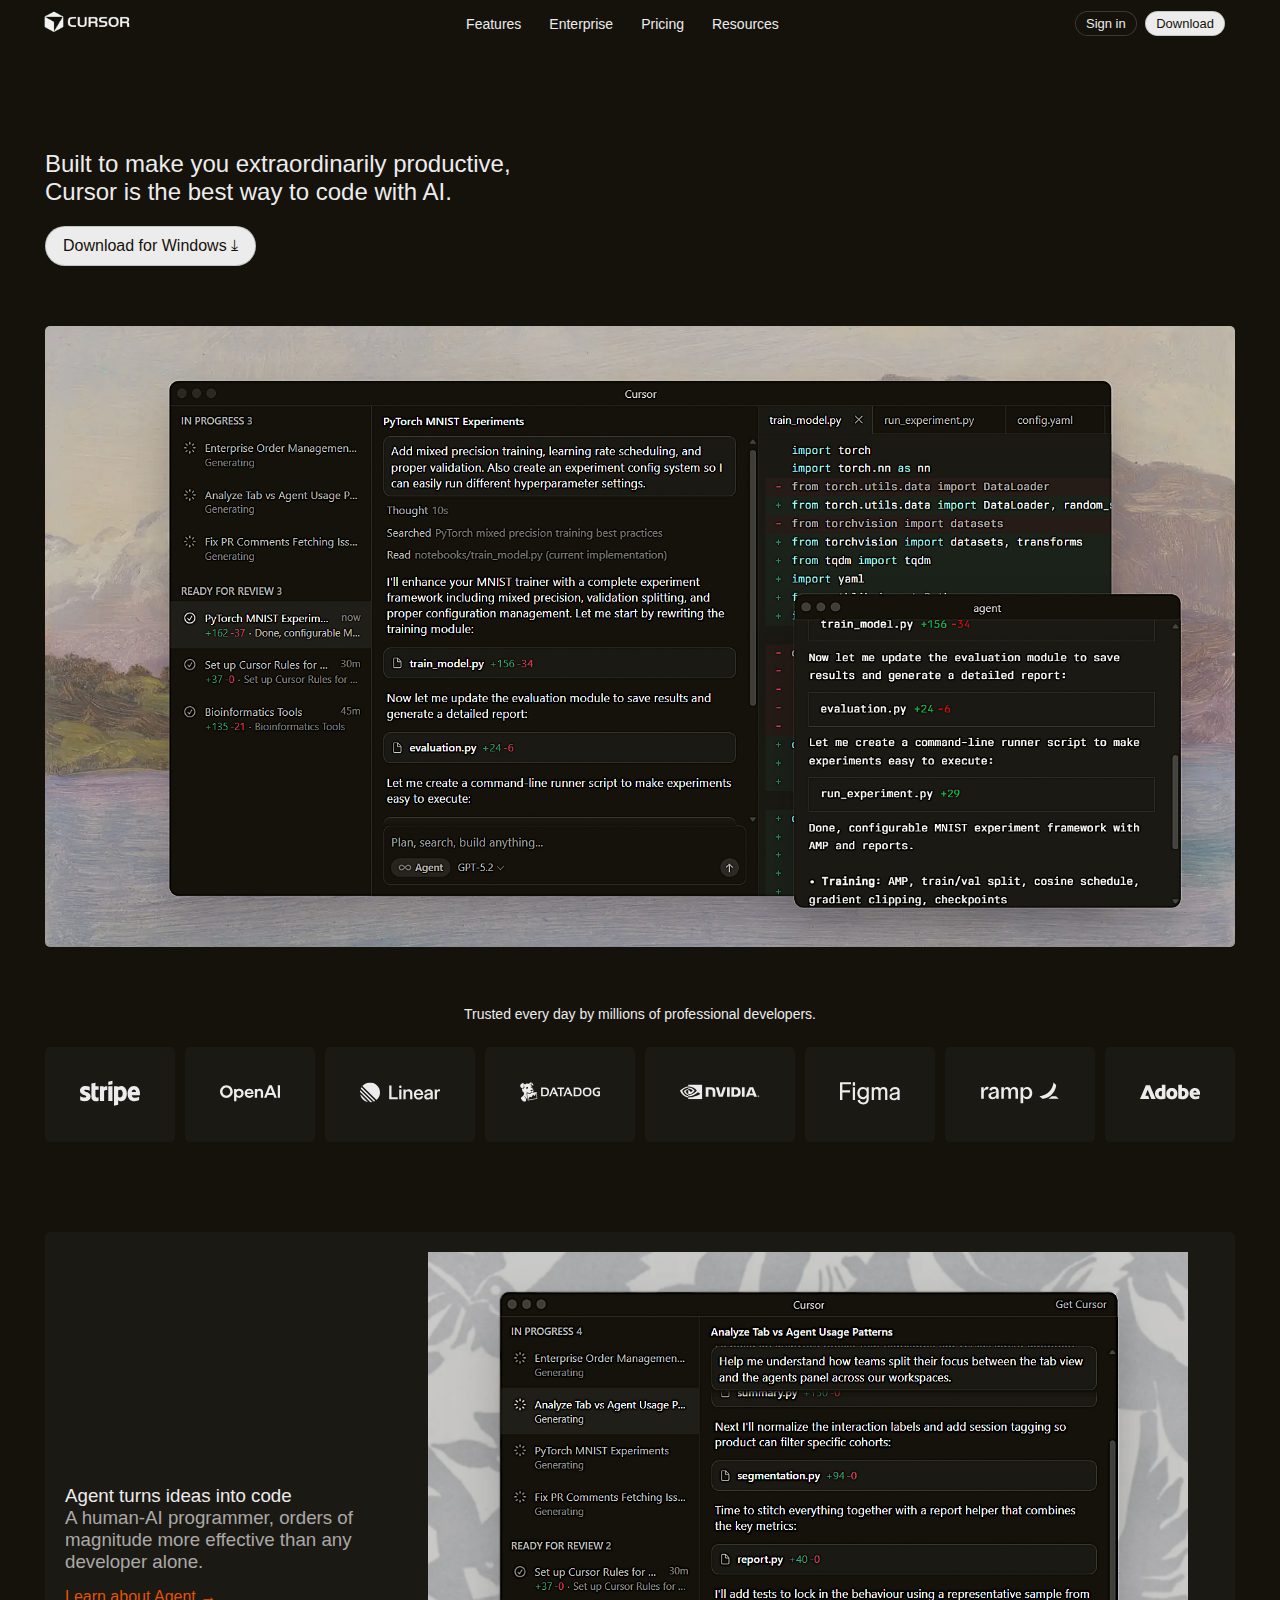
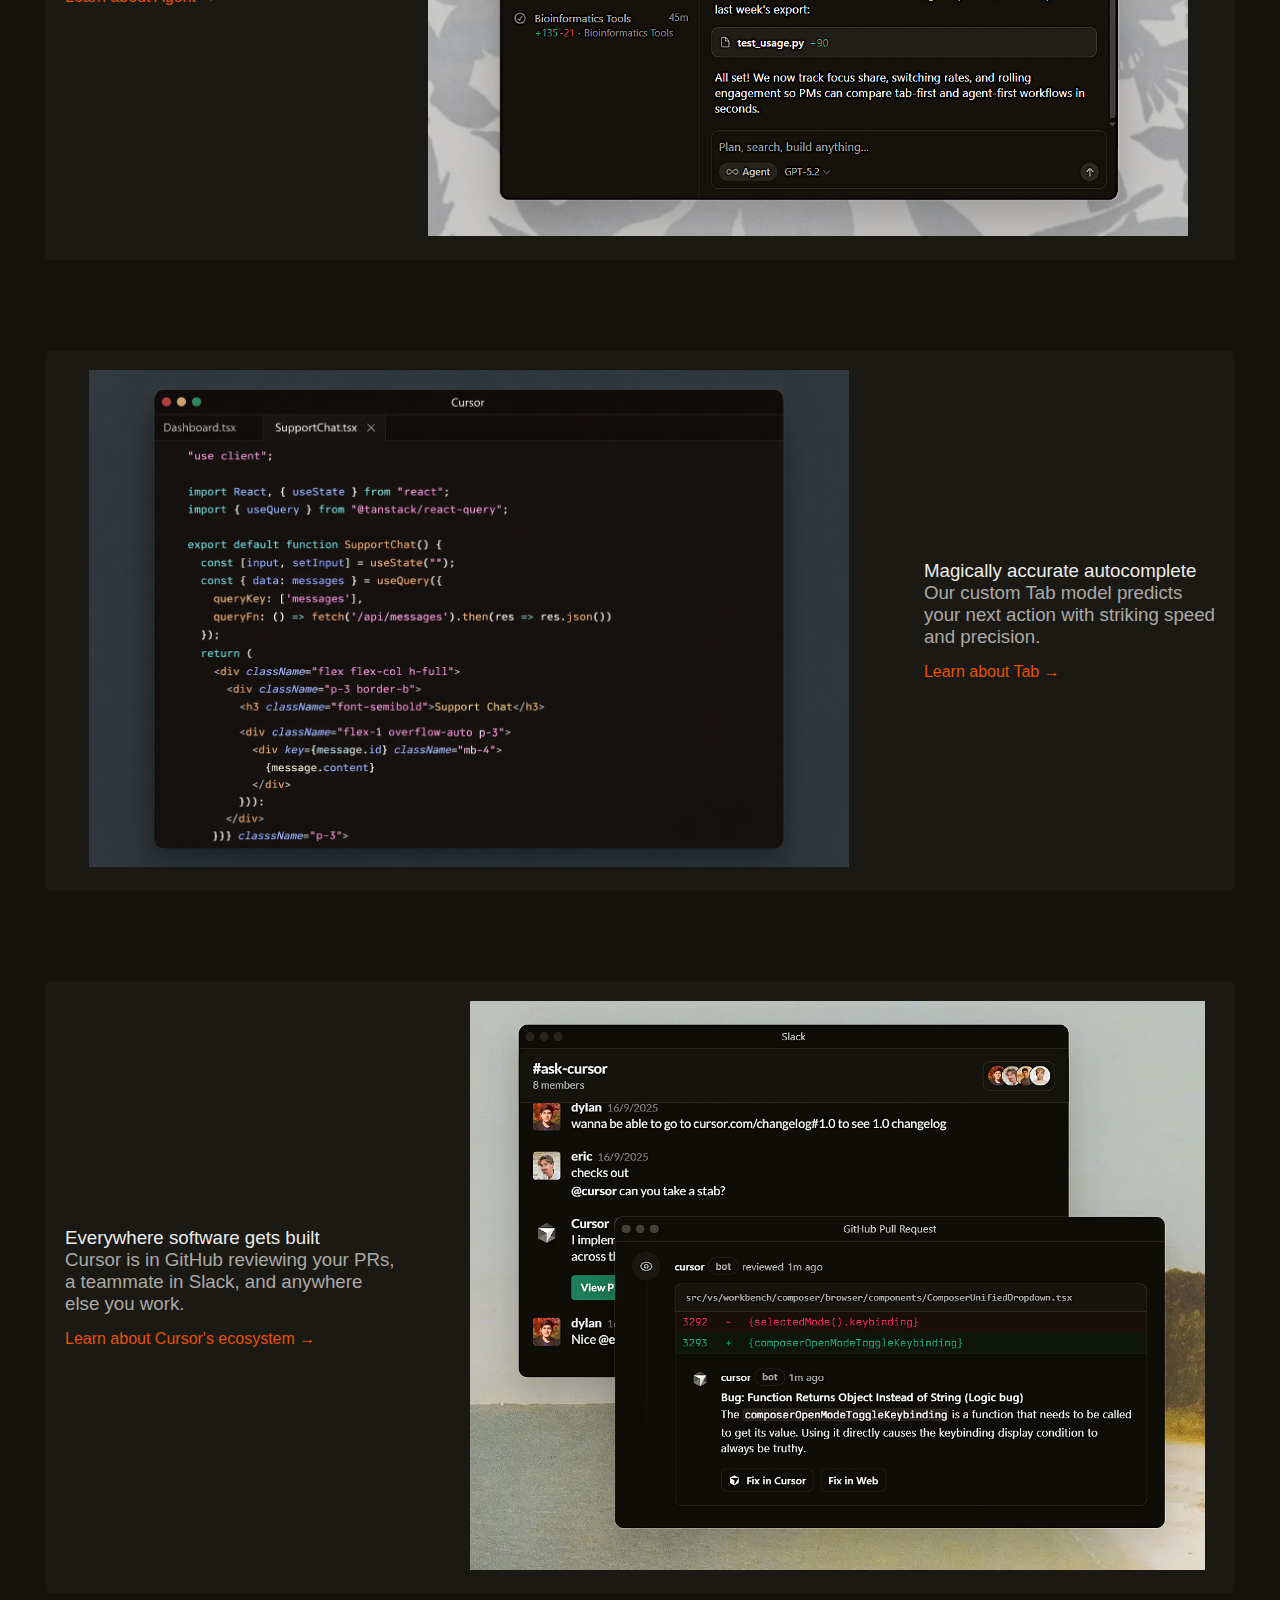
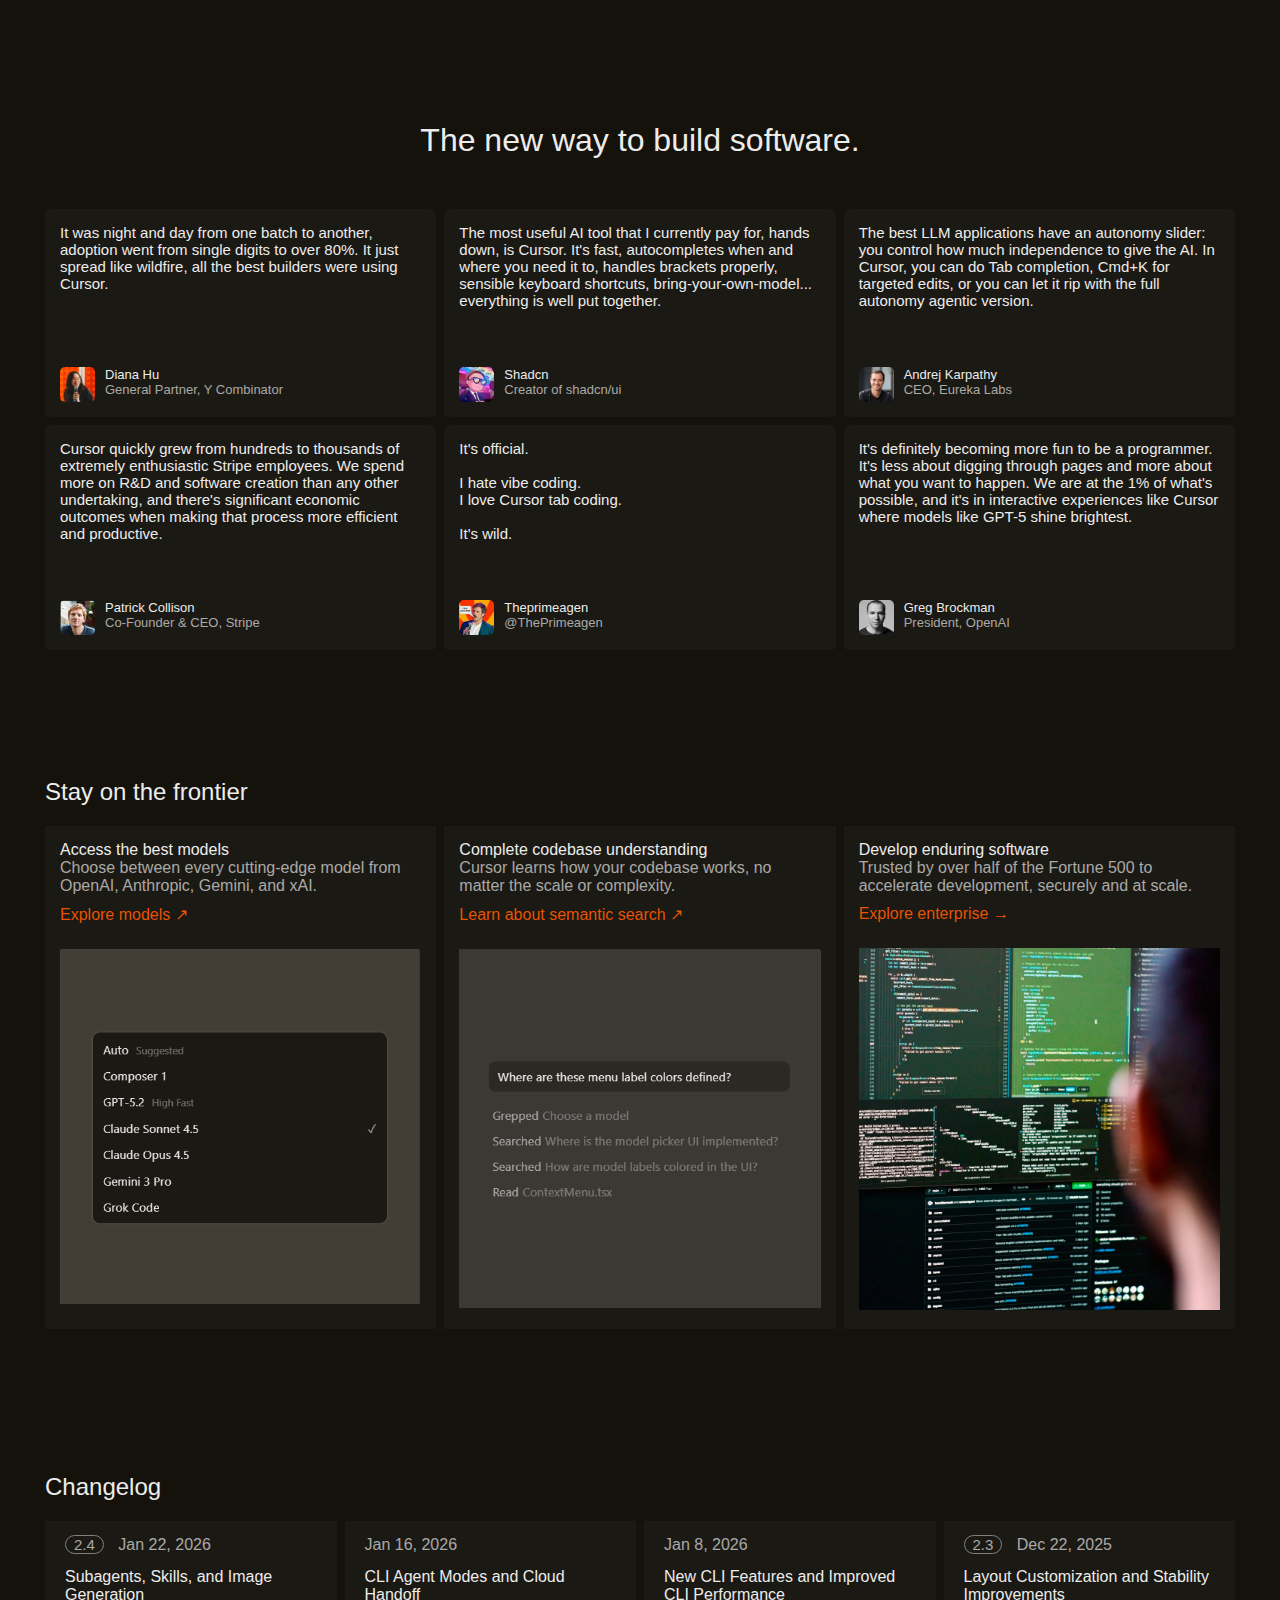
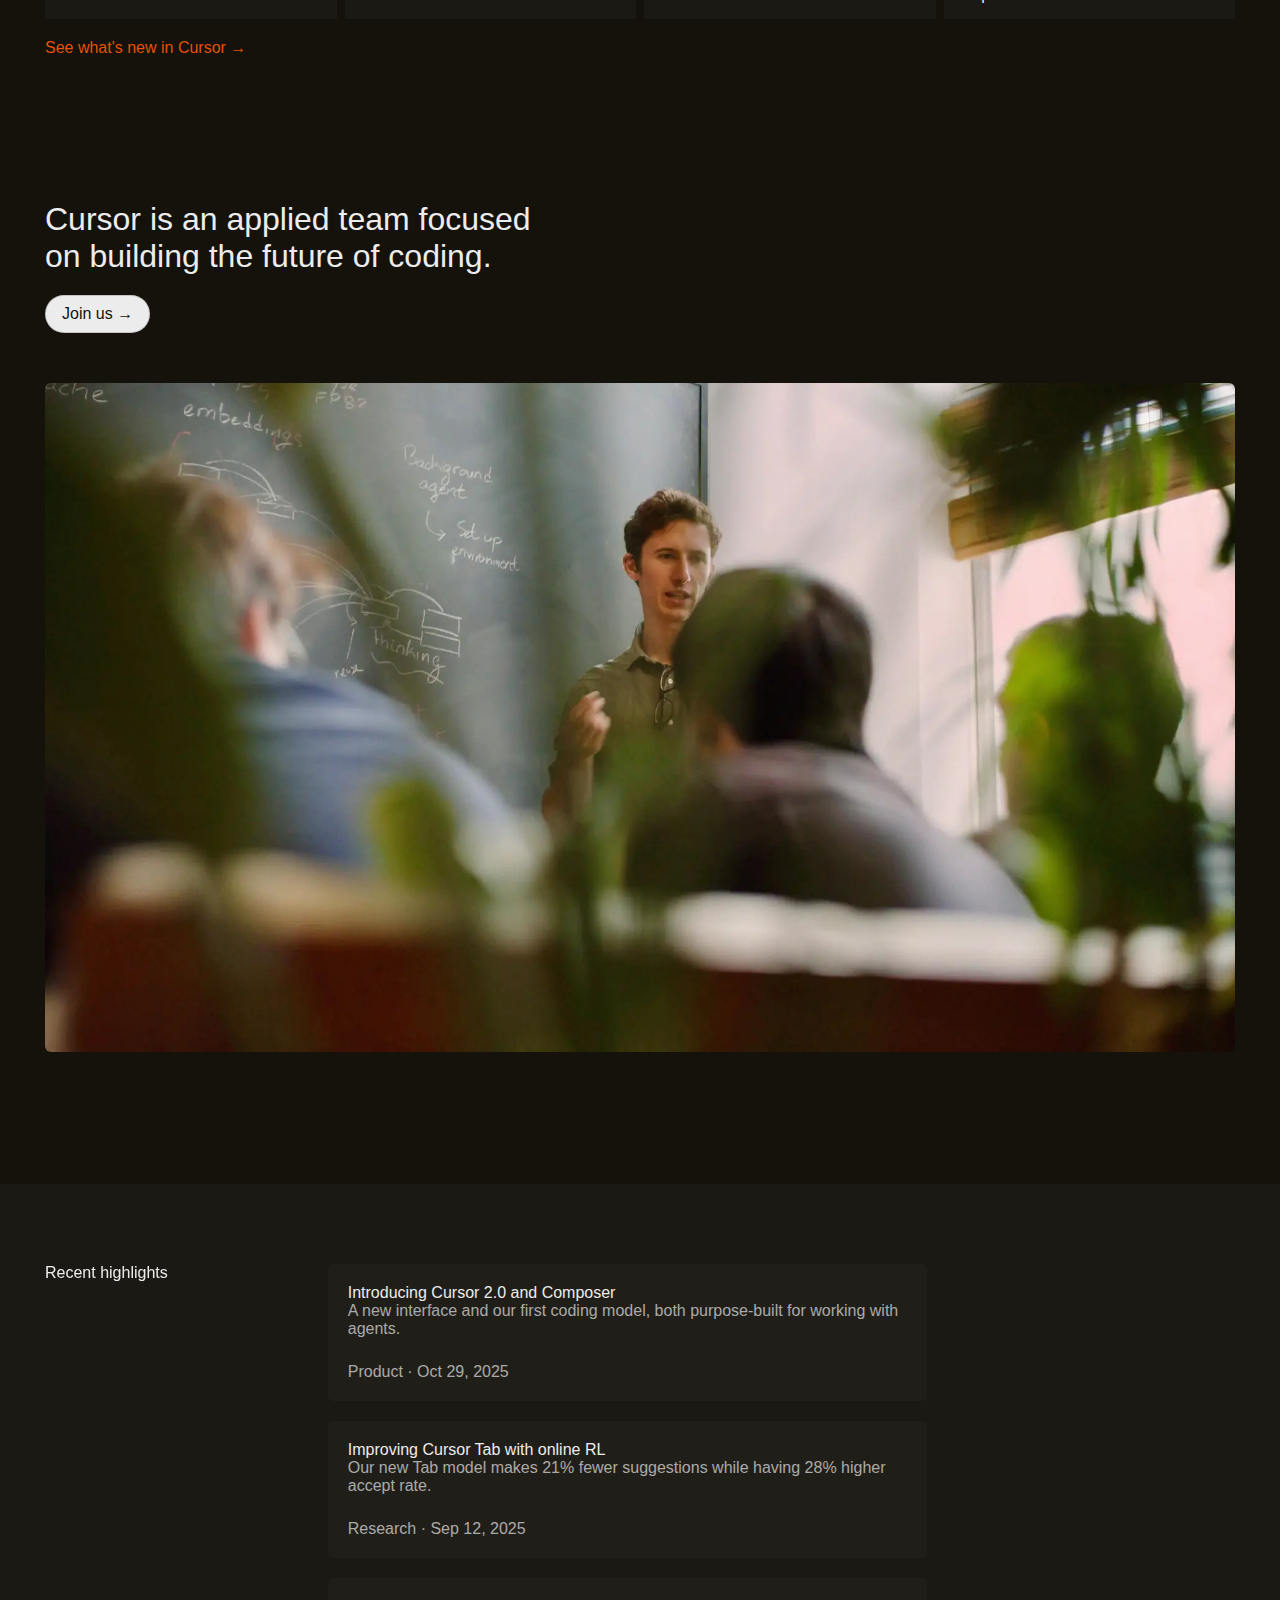
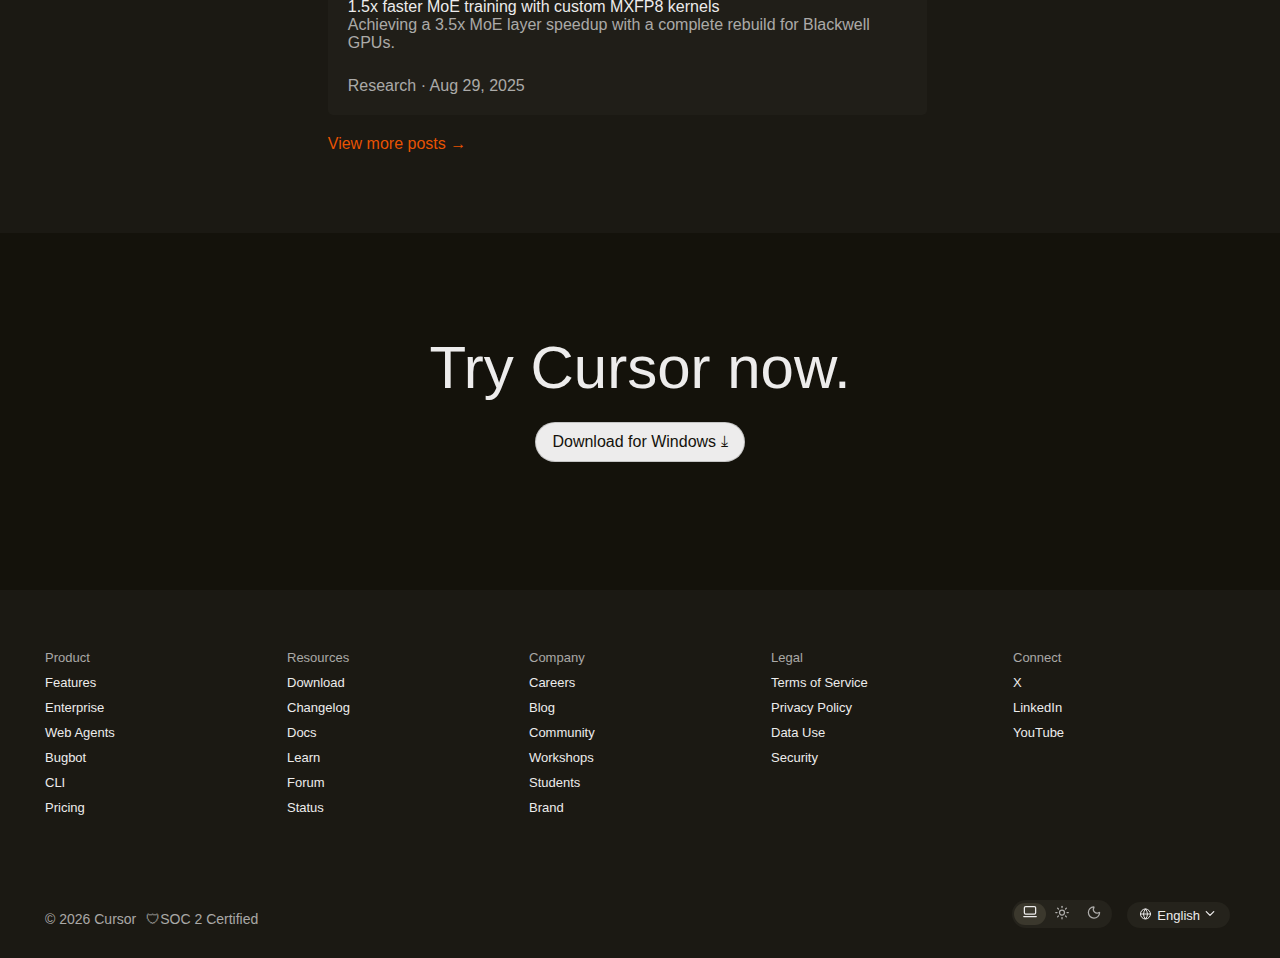
<file: Project-3/index.html>
<!doctype html>
<html lang="en">
  <head>
    <meta charset="UTF-8" />
    <meta name="viewport" content="width=device-width, initial-scale=1.0" />
    <title>Cursor</title>
    <link rel="icon" type="image/png" href="./images/cursor_tab_logo.png" />

    <link rel="stylesheet" href="style.css" />
  </head>
  <body>
    <header>
      <!--                   nav bar section              -->
      <nav>
        <div class="nav_bar">
          <div class="left_nav_side">
            <img src="./images/cursor_logo.png" alt="Cursor logo" />
          </div>
          <div class="mid_nav_side">
            <ul>
              <li>Features</li>
              <li>Enterprise</li>
              <li>Pricing</li>
              <li>
                Resources
                <div class="boxes">
                  <div class="left common_box">
                    <ul>
                      <li>Changelog</li>
                      <li>Docs</li>
                      <li>Learn</li>
                      <li>Forum</li>
                    </ul>
                  </div>
                  <div class="right common_box">
                    <ul>
                      <li>Blog</li>
                      <li>Community</li>
                      <li>Workshops</li>
                      <li>Careers</li>
                    </ul>
                  </div>
                </div>
              </li>
            </ul>
          </div>
          <div class="right_nav_side">
            <button class="sign_in">Sign in</button>
            <button class="download">Download</button>
          </div>
        </div>
      </nav>
      <!--                 Hero section                -->
      <div class="hero_section">
        <div class="heading">
          <h2>
            <p>Built to make you extraordinarily productive,</p>
            <p>Cursor is the best way to code with AI.</p>
          </h2>
          <button>Download for Windows ⤓</button>
        </div>
        <div class="product">
          <img src="./images/product.png" alt="product" />
        </div>
      </div>
    </header>
    <main>
      <!--                company logo section             -->
      <section class="company_logos">
        <p>Trusted every day by millions of professional developers.</p>
        <div class="logos">
          <div class="logo">
            <svg
              xmlns="http://www.w3.org/2000/svg"
              fill="none"
              viewBox="0 0 130 85"
              height="85"
              width="130"
            >
              <path
                fill="#EDECEC"
                d="M129.942 45.0391C129.942 35.7988 125.466 28.5076 116.912 28.5076C108.321 28.5076 103.124 35.7988 103.124 44.9669C103.124 55.8316 109.26 61.318 118.067 61.318C122.362 61.318 125.611 60.3434 128.065 58.9718V51.7528C125.611 52.9801 122.795 53.738 119.222 53.738C115.721 53.738 112.617 52.5108 112.22 48.2516H129.87C129.87 47.7824 129.942 45.9054 129.942 45.0391ZM112.111 41.6101C112.111 37.5314 114.602 35.8349 116.876 35.8349C119.078 35.8349 121.424 37.5314 121.424 41.6101H112.111ZM89.1909 28.5076C85.6536 28.5076 83.3796 30.168 82.1163 31.323L81.647 29.0851H73.7061V71.172L82.7299 69.2589L82.766 59.044C84.0654 59.9825 85.9784 61.318 89.1548 61.318C95.6158 61.318 101.499 56.1203 101.499 44.6782C101.463 34.2106 95.5075 28.5076 89.1909 28.5076ZM87.0252 53.3771C84.8956 53.3771 83.6322 52.6191 82.766 51.6806L82.7299 38.2894C83.6684 37.2426 84.9678 36.5207 87.0252 36.5207C90.3098 36.5207 92.5838 40.2024 92.5838 44.9309C92.5838 49.7676 90.3459 53.3771 87.0252 53.3771ZM61.2894 26.378L70.3493 24.4289V17.1016L61.2894 19.0146V26.378ZM61.2894 29.1212H70.3493V60.7044H61.2894V29.1212ZM51.5798 31.7923L51.0023 29.1212H43.2058V60.7044H52.2295V39.3C54.3592 36.5207 57.9687 37.026 59.0876 37.4231V29.1212C57.9326 28.6881 53.7094 27.894 51.5798 31.7923ZM33.5323 21.2886L24.7251 23.1655L24.689 52.0777C24.689 57.4197 28.6956 61.3541 34.0376 61.3541C36.9974 61.3541 39.1631 60.8127 40.3543 60.163V52.8357C39.1992 53.3049 33.4962 54.9653 33.4962 49.6232V36.8095H40.3543V29.1212H33.4962L33.5323 21.2886ZM9.13205 38.2894C9.13205 36.8817 10.2871 36.3402 12.2001 36.3402C14.9434 36.3402 18.4085 37.1704 21.1517 38.6503V30.168C18.1558 28.9768 15.196 28.5076 12.2001 28.5076C4.87283 28.5076 0 32.3337 0 38.7225C0 48.6847 13.7161 47.0966 13.7161 51.3919C13.7161 53.0522 12.2723 53.5937 10.251 53.5937C7.25511 53.5937 3.42903 52.3664 0.397045 50.7061V59.2967C3.75389 60.7405 7.14682 61.3541 10.251 61.3541C17.7588 61.3541 22.9204 57.6363 22.9204 51.1753C22.8843 40.419 9.13205 42.332 9.13205 38.2894Z"
                clip-rule="evenodd"
                fill-rule="evenodd"
              ></path>
            </svg>
          </div>
          <div class="logo">
            <svg
              xmlns="http://www.w3.org/2000/svg"
              fill="none"
              viewBox="0 0 159 84"
              height="84"
              width="159"
            >
              <g clip-path="url(#clip0_1_172)">
                <path
                  fill="#EDECEC"
                  d="M16.9519 23.918C7.6284 23.918 6.10352e-05 31.5463 6.10352e-05 40.8698C6.10352e-05 50.1934 7.6284 57.8217 16.9519 57.8217C26.2755 57.8217 33.9038 50.2404 33.9038 40.8698C33.9038 31.4991 26.3225 23.918 16.9519 23.918ZM16.9519 51.7472C11.1601 51.7472 6.49818 46.9914 6.49818 40.8698C6.49818 34.7483 11.1601 29.9923 16.9519 29.9923C22.7438 29.9923 27.4055 34.7483 27.4055 40.8698C27.4055 46.9914 22.7438 51.7472 16.9519 51.7472Z"
                ></path>
                <path
                  fill="#EDECEC"
                  d="M51.0441 33.3359C47.9834 33.3359 45.0169 34.5603 43.4628 36.6322V33.8068H37.3413V66.7688H43.4628V54.8555C45.0169 56.7861 47.8892 57.822 51.0441 57.822C57.6365 57.822 62.8163 52.6422 62.8163 45.579C62.8163 38.5158 57.6365 33.3359 51.0441 33.3359ZM50.0082 52.501C46.5237 52.501 43.4158 49.7699 43.4158 45.579C43.4158 41.3881 46.5237 38.6569 50.0082 38.6569C53.4928 38.6569 56.6005 41.3881 56.6005 45.579C56.6005 49.7699 53.4928 52.501 50.0082 52.501Z"
                ></path>
                <path
                  fill="#EDECEC"
                  d="M77.226 33.3359C70.5395 33.3359 65.2656 38.5628 65.2656 45.579C65.2656 52.5952 69.8803 57.822 77.4144 57.822C83.5829 57.822 87.5384 54.102 88.7627 49.9111H82.7825C82.0291 51.6535 79.9101 52.8776 77.3673 52.8776C74.2124 52.8776 71.8109 50.6645 71.2458 47.5096H89.0452V45.1081C89.0452 38.704 84.5718 33.3359 77.226 33.3359ZM71.2928 43.1775C71.9522 40.2109 74.4007 38.2803 77.3673 38.2803C80.5223 38.2803 82.9237 40.3521 83.2063 43.1775H71.2928Z"
                ></path>
                <path
                  fill="#EDECEC"
                  d="M105.337 33.3359C102.606 33.3359 99.7336 34.5603 98.4152 36.5851V33.8068H92.2936V57.3512H98.4152V44.6843C98.4152 41.0113 100.393 38.6099 103.595 38.6099C106.561 38.6099 108.162 40.8702 108.162 44.0251V57.3512H114.284V43.0362C114.284 37.1972 110.705 33.3359 105.337 33.3359Z"
                ></path>
                <path
                  fill="#EDECEC"
                  d="M129.963 24.3896L116.636 57.3517H123.182L126.007 50.1471H141.17L143.995 57.3517H150.634L137.403 24.3896H129.963ZM128.126 44.6848L133.588 30.8879L139.003 44.6848H128.126Z"
                ></path>
                <path
                  fill="#EDECEC"
                  d="M159.345 24.3896H153.13V57.3517H159.345V24.3896Z"
                ></path>
              </g>
              <defs>
                <clipPath id="clip0_1_172">
                  <rect fill="white" height="84" width="159"></rect>
                </clipPath>
              </defs>
            </svg>
          </div>
          <div class="logo logo_s">
            <svg
              xmlns="http://www.w3.org/2000/svg"
              fill="none"
              viewBox="0 0 188 85"
              height="85"
              width="188"
            >
              <g clip-path="url(#clip0_15_240)">
                <g clip-path="url(#clip1_15_240)">
                  <path
                    fill="#EDECEC"
                    d="M6.07877 26.7165C5.83034 26.9882 5.84679 27.4051 6.10778 27.6649L38.3644 59.7671C38.6254 60.0269 39.0443 60.0433 39.3174 59.796C44.0471 55.5128 47.016 49.3372 47.016 42.4716C47.016 29.5388 36.4815 19.0547 23.4864 19.0547C16.5878 19.0547 10.3826 22.0093 6.07877 26.7165ZM2.04719 32.8089C1.92799 33.0705 1.9881 33.3772 2.19214 33.5802L32.4206 63.664C32.6246 63.8671 32.9328 63.9269 33.1956 63.8083C33.8939 63.4931 34.574 63.1449 35.2338 62.7657C35.6261 62.5404 35.6861 62.0078 35.3659 61.6891L4.17654 30.649C3.85632 30.3303 3.32118 30.3901 3.09475 30.7804C2.71379 31.4371 2.36393 32.1139 2.04719 32.8089ZM0.21333 41.4232C0.0717948 41.2823 -0.00351155 41.0882 0.00981277 40.8895C0.0722162 39.9586 0.189279 39.0426 0.357835 38.1446C0.458904 37.6062 1.11998 37.4194 1.50915 37.8067L28.1738 64.3438C28.563 64.7311 28.3752 65.389 27.8342 65.4896C26.932 65.6573 26.0116 65.7738 25.0762 65.8359C24.8765 65.8492 24.6814 65.7742 24.5399 65.6334L0.21333 41.4232ZM1.84967 47.9579C1.36386 47.4744 0.579867 47.891 0.757786 48.5514C2.92548 56.5978 9.29236 62.9342 17.3774 65.0915C18.041 65.2686 18.4597 64.4884 17.9738 64.0049L1.84967 47.9579ZM94.8034 31.9411C96.4902 31.9411 97.8572 30.5754 97.8572 28.8909C97.8572 27.2063 96.4902 25.8407 94.8034 25.8407C93.1171 25.8407 91.75 27.2063 91.75 28.8909C91.75 30.5754 93.1171 31.9411 94.8034 31.9411ZM68.6476 58.542V25.8425H74.0743V53.7578H88.7061V58.542H68.6476ZM107.272 45.1989V58.542H102.021V35.3671H107.206V39.3393L107.272 39.2954C107.799 38.0518 108.649 37.013 109.821 36.179C110.992 35.3305 112.486 34.9062 114.303 34.9062C115.914 34.9062 117.378 35.2647 118.697 35.9815C120.015 36.6838 121.069 37.7153 121.86 39.0759C122.651 40.4366 123.047 42.1045 123.047 44.0796V58.542H117.796V44.8038C117.796 43.0482 117.327 41.7167 116.39 40.8097C115.467 39.8879 114.229 39.4271 112.677 39.4271C111.681 39.4271 110.773 39.6319 109.952 40.0415C109.132 40.4512 108.481 41.0803 107.997 41.9289C107.514 42.7775 107.272 43.8674 107.272 45.1989ZM154.817 58.147C156.018 58.659 157.395 58.9151 158.947 58.9151C160.221 58.9151 161.312 58.7541 162.22 58.4323C163.129 58.0958 163.876 57.6495 164.462 57.0935C165.062 56.5376 165.538 55.9304 165.89 55.272H165.978V58.542H171.009V42.5873C171.009 41.4607 170.789 40.4293 170.35 39.4929C169.91 38.5565 169.273 37.7445 168.438 37.0569C167.618 36.3692 166.622 35.8426 165.45 35.4768C164.279 35.0964 162.96 34.9062 161.496 34.9062C159.489 34.9062 157.753 35.25 156.289 35.9376C154.838 36.6107 153.704 37.5178 152.883 38.659C152.063 39.8001 151.616 41.0877 151.543 42.5214H156.618C156.677 41.8484 156.911 41.2486 157.321 40.7219C157.731 40.1952 158.288 39.7855 158.991 39.4929C159.694 39.1857 160.507 39.032 161.43 39.032C162.352 39.032 163.136 39.1857 163.781 39.4929C164.439 39.8001 164.945 40.2171 165.296 40.7438C165.648 41.2705 165.824 41.885 165.824 42.5873V42.7629C165.824 43.2896 165.64 43.6772 165.275 43.926C164.923 44.1747 164.322 44.3576 163.473 44.4746C162.638 44.5917 161.496 44.7307 160.045 44.8916C158.859 45.0233 157.717 45.2208 156.618 45.4841C155.52 45.7475 154.538 46.1352 153.674 46.6473C152.825 47.1594 152.151 47.8397 151.653 48.6883C151.155 49.5368 150.906 50.6268 150.906 51.9582C150.906 53.4944 151.257 54.7819 151.96 55.8207C152.663 56.8448 153.616 57.6203 154.817 58.147ZM163.319 54.2625C162.47 54.7161 161.422 54.9428 160.178 54.9428C158.918 54.9428 157.914 54.6795 157.167 54.1528C156.42 53.6115 156.047 52.8726 156.047 51.9363C156.047 51.2047 156.252 50.6122 156.662 50.1586C157.087 49.7051 157.643 49.3466 158.332 49.0833C159.02 48.8199 159.767 48.6371 160.573 48.5346C161.158 48.4469 161.73 48.3591 162.287 48.2713C162.843 48.1689 163.363 48.0738 163.846 47.986C164.33 47.8836 164.74 47.7811 165.077 47.6787C165.428 47.5763 165.685 47.4666 165.845 47.3495V49.9392C165.845 50.8463 165.633 51.6802 165.208 52.441C164.798 53.1872 164.169 53.7943 163.319 54.2625ZM175.59 58.542V35.3671H180.643V39.1857H180.709C181.134 37.8689 181.8 36.8667 182.708 36.179C183.631 35.4768 184.839 35.1257 186.333 35.1257C186.7 35.1257 187.029 35.1403 187.322 35.1696C187.63 35.1842 187.886 35.1988 188.091 35.2134V39.9318C187.901 39.9025 187.563 39.866 187.081 39.8221C186.597 39.7782 186.085 39.7562 185.542 39.7562C184.678 39.7562 183.888 39.9537 183.169 40.3488C182.452 40.7438 181.881 41.351 181.456 42.1703C181.046 42.975 180.841 43.9918 180.841 45.2208V58.542H175.59ZM92.1672 58.542V35.3671H97.418V58.542H92.1672ZM131.78 57.5105C133.465 58.5493 135.464 59.0687 137.778 59.0687C139.565 59.0687 141.191 58.7468 142.656 58.1031C144.135 57.4447 145.365 56.5449 146.347 55.4037C147.328 54.2479 147.965 52.9165 148.258 51.4095H143.315C143.095 52.0972 142.736 52.7044 142.238 53.231C141.755 53.7431 141.147 54.1455 140.415 54.4381C139.682 54.7307 138.833 54.877 137.866 54.877C136.563 54.877 135.442 54.5844 134.505 53.9992C133.582 53.4139 132.879 52.602 132.396 51.5632C131.957 50.6071 131.717 49.5244 131.677 48.3152H148.566V46.9106C148.566 45.1257 148.302 43.5017 147.775 42.0386C147.248 40.5609 146.5 39.2881 145.533 38.22C144.567 37.1374 143.403 36.3034 142.04 35.7182C140.693 35.133 139.192 34.8404 137.536 34.8404C135.384 34.8404 133.48 35.3598 131.824 36.3985C130.169 37.4373 128.873 38.8711 127.935 40.6999C126.998 42.5288 126.529 44.6209 126.529 46.9765C126.529 49.3173 126.984 51.4022 127.892 53.231C128.8 55.0452 130.096 56.4718 131.78 57.5105ZM142.831 42.1703C142.348 41.1754 141.66 40.4073 140.766 39.866C139.873 39.3247 138.818 39.054 137.602 39.054C136.401 39.054 135.354 39.3247 134.46 39.866C133.582 40.4073 132.894 41.1754 132.396 42.1703C132.04 42.8908 131.815 43.7101 131.721 44.6283H143.505C143.411 43.7101 143.186 42.8908 142.831 42.1703Z"
                    clip-rule="evenodd"
                    fill-rule="evenodd"
                  ></path>
                </g>
              </g>
              <defs>
                <clipPath id="clip0_15_240">
                  <rect
                    transform="translate(0 0.0546875)"
                    fill="white"
                    height="84"
                    width="188"
                  ></rect>
                </clipPath>
                <clipPath id="clip1_15_240">
                  <rect
                    transform="translate(0 19.0547)"
                    fill="white"
                    height="46.8"
                    width="188.1"
                  ></rect>
                </clipPath>
              </defs>
            </svg>
          </div>
          <div class="logo logo_s">
            <svg
              xmlns="http://www.w3.org/2000/svg"
              fill="none"
              viewBox="0 0 196 84"
              height="84"
              width="196"
            >
              <g clip-path="url(#clip0_1_86)">
                <path
                  fill="#EDECEC"
                  d="M40.9306 42.088L27.4911 44.536C27.1484 44.9766 26.3405 45.711 25.9489 45.9069C24.2597 46.7637 23.1092 46.5189 22.1055 46.2496C21.469 46.0782 21.1018 46.0048 20.5633 45.76L17.2829 46.2006L19.2658 62.8226L42.3015 58.661L40.9306 42.088ZM20.4164 61.2558L20.2205 59.4443L23.9905 53.716L28.25 54.9645L31.922 48.82L36.3284 51.7331L39.6821 44.7074L40.8817 57.4859L20.4164 61.2558ZM19.4617 44.9277C17.797 43.8506 16.0834 42.3328 15.3245 41.476C15.2021 41.3781 15.2266 40.9619 15.2266 40.9619C15.9121 41.5005 18.7273 43.5078 21.6893 44.4136C22.742 44.7318 24.3577 44.8542 25.753 44.0709C26.8301 43.4589 28.1031 42.4062 28.862 41.3291L29.0089 41.5739C29.0089 41.7453 28.6417 42.5286 28.4703 42.8469C28.7885 43.0427 29.0333 43.0917 29.4005 43.1896L31.873 42.7979C32.7543 41.3781 33.3908 39.077 32.7053 36.8738C32.3137 35.6253 30.3063 33.1038 30.1594 32.9814C29.6453 32.4918 30.2329 30.6314 29.2537 28.575C28.201 26.4208 25.4348 24.1686 24.2353 23.165C24.578 23.4098 26.7567 24.291 27.7604 25.515C27.8583 25.3926 27.9073 24.7317 27.9807 24.5603C27.0994 23.4342 27.0505 21.4024 27.0505 20.8638C27.0505 19.8602 26.5364 18.7341 26.5364 18.7341C26.5364 18.7341 27.4177 19.4195 27.638 20.619C27.9073 22.0144 28.4703 23.1405 29.2292 24.0707C30.649 25.8333 31.922 26.739 32.5829 26.0781C33.3663 25.2947 31.7996 21.7941 29.8167 19.8357C27.4911 17.559 26.8791 17.8528 25.5327 18.3424C24.4556 18.7096 23.8681 21.8186 21.0284 21.7451C20.5388 21.6962 19.3148 21.6472 18.7028 21.6717C19.021 21.231 19.2903 20.8883 19.2903 20.8883C19.2903 20.8883 18.3356 21.28 17.5277 21.7696L17.4543 21.6717C17.7236 21.0842 18.0173 20.7414 18.0173 20.7414C18.0173 20.7414 17.2585 21.2066 16.573 21.7451C16.6954 21.0597 17.185 20.619 17.185 20.619C17.185 20.619 16.2303 20.7904 15.0063 22.1368C13.6109 22.504 13.2927 22.7733 12.1666 23.2629C10.3551 22.8712 9.52278 22.2347 8.71494 21.0597C8.10294 20.1784 7.00134 20.0315 5.87526 20.4966C4.2351 21.1821 2.17878 22.0878 2.17878 22.0878C2.17878 22.0878 2.86422 22.0634 3.54966 22.0878C2.59494 22.455 1.6647 22.9446 1.6647 22.9446C1.6647 22.9446 2.10534 22.9202 2.66838 22.9446C2.2767 23.2629 2.08086 23.4098 1.71366 23.6546C0.832379 24.291 0.122459 25.0254 0.122459 25.0254C0.122459 25.0254 0.709979 24.7562 1.24854 24.6093C0.881339 25.4661 0.122459 26.1026 0.269339 27.1552C0.391739 28.1099 1.56678 30.0928 3.10902 31.3168C3.23142 31.4147 5.31222 33.3486 6.87894 32.5653C8.44566 31.7819 9.05766 31.072 9.32694 29.9949C9.6207 28.7464 9.44934 27.8162 8.81286 25.1234C8.59254 24.2421 8.05398 22.4061 7.7847 21.5493L7.83366 21.5003C8.34774 22.5774 9.64518 25.4416 10.1837 27.351C11.0161 30.3376 10.7468 31.8554 10.3796 32.4184C9.22902 34.083 6.3159 34.3278 4.99398 33.3976C4.79814 36.6045 5.50806 38.0243 5.75286 38.7342C5.63046 39.5421 6.16902 41.0843 6.16902 41.0843C6.16902 41.0843 6.21798 40.3989 6.46278 40.0317C6.53622 40.8395 6.9279 41.8187 6.9279 41.8187C6.9279 41.8187 6.90342 41.2312 7.09926 40.7171C7.36854 41.1578 7.56438 41.2557 7.80918 41.5984C8.05398 42.4797 8.54358 43.1162 8.54358 43.1162C8.54358 43.1162 8.47014 42.651 8.49462 42.1614C9.71862 43.3365 9.91446 45.0501 10.0369 46.3475C10.3796 49.9461 4.3575 52.8102 3.18246 55.0624C2.30118 56.3843 1.76262 58.5141 3.2559 59.7626C6.87894 62.7736 5.48358 63.6059 7.2951 64.9278C9.79206 66.7394 12.901 65.9315 13.9537 64.4627C15.4225 62.4064 15.0553 60.4725 14.4922 58.661C14.0516 57.2411 12.901 54.891 11.4567 53.9853C9.9879 53.055 8.54358 52.8837 7.34406 53.0061L7.46646 52.8837C9.20454 52.541 11.0405 52.7368 12.3625 53.5691C13.8557 54.5238 15.2266 56.1885 15.9365 58.7099C16.7444 58.5875 16.8668 58.5386 17.6012 58.4406L15.9121 45.3194L19.4617 44.9277ZM27.8583 28.5995C29.4005 29.3094 29.2047 30.6803 29.2292 31.4882C29.2537 31.7085 29.2292 31.8798 29.2047 31.9778C28.9844 31.8554 28.6661 31.7819 28.1276 31.8064C27.9807 31.8064 27.8093 31.8309 27.6625 31.8554C27.0994 31.5616 26.7567 30.9496 26.4385 30.3131C26.414 30.2642 26.3895 30.1907 26.365 30.1418C26.365 30.1173 26.3405 30.0928 26.3405 30.0683V30.0438C26.1692 29.5053 26.2916 29.3829 26.365 29.236C26.4385 29.0891 26.7077 28.9178 26.3161 28.7954C26.2916 28.7954 26.2426 28.7709 26.1937 28.7709C26.4629 28.4282 27.2708 28.3302 27.8583 28.5995ZM25.9489 37.5592C26.2426 37.3389 27.6135 36.8982 28.8865 36.7269C29.5474 36.6534 30.5021 36.6045 30.698 36.7269C31.0897 36.9472 31.0897 37.6326 30.8204 38.2691C30.4287 39.1994 29.8657 40.203 29.2047 40.2765C28.1521 40.4234 27.1729 39.8603 26.0468 39.0035C25.6551 38.7098 25.4103 37.9754 25.9489 37.5592ZM16.0589 30.5824C17.7236 29.4563 19.8533 29.897 19.4861 30.2397C18.8007 30.9006 19.7065 30.7048 19.8044 31.9043C19.8778 32.7856 19.5841 33.2752 19.3393 33.5445C18.8252 33.6179 18.1887 33.7403 17.4298 33.9851C16.9892 34.132 16.5975 34.2789 16.2548 34.4502C16.1569 34.4013 16.0589 34.3278 15.961 34.2299C14.8105 33.2018 14.8594 31.4147 16.0589 30.5824Z"
                ></path>
                <path
                  fill="#EDECEC"
                  d="M61.0041 52.7116H51.6527V31.1692H61.0041C67.7361 31.1692 71.1143 34.5719 71.1143 41.3529C71.1143 48.9172 67.7606 52.7116 61.0041 52.7116ZM55.6674 49.2354H60.4166C64.8964 49.2354 67.1241 46.6161 67.1241 41.3529C67.1241 36.873 64.8964 34.6453 60.4166 34.6453H55.6674V49.2354Z"
                  clip-rule="evenodd"
                  fill-rule="evenodd"
                ></path>
                <path
                  fill="#EDECEC"
                  d="M75.3005 52.7116H71.2123L80.3679 31.1692H84.6763L94.0277 52.7116H89.7192L87.0019 46.8364H80.0986L81.4695 43.3847H85.9493L82.4242 35.2818L75.3005 52.7116Z"
                  clip-rule="evenodd"
                  fill-rule="evenodd"
                ></path>
                <path
                  fill="#EDECEC"
                  d="M91.7507 31.1692H108.128V34.6453H101.959V52.7116H97.9441V34.6453H91.7507V31.1692Z"
                  clip-rule="evenodd"
                  fill-rule="evenodd"
                ></path>
                <path
                  fill="#EDECEC"
                  d="M110.184 52.7116H106.071L115.251 31.1692H119.535L128.887 52.7116H124.603L121.886 46.8364H114.958L116.329 43.3847H120.808L117.283 35.2818L110.184 52.7116Z"
                  clip-rule="evenodd"
                  fill-rule="evenodd"
                ></path>
                <path
                  fill="#EDECEC"
                  d="M140.907 52.7116H131.556V31.1692H140.907C147.639 31.1692 151.017 34.5719 151.017 41.3529C151.017 48.9172 147.639 52.7116 140.907 52.7116ZM135.546 49.2354H140.295C144.775 49.2354 147.002 46.6161 147.002 41.3529C147.002 36.873 144.75 34.6453 140.295 34.6453H135.546V49.2354Z"
                  clip-rule="evenodd"
                  fill-rule="evenodd"
                ></path>
                <path
                  fill="#EDECEC"
                  d="M153.734 41.9644C153.734 34.6694 157.357 31.0219 164.579 31.0219C171.678 31.0219 175.252 34.6694 175.252 41.9644C175.252 49.235 171.703 52.858 164.579 52.858C157.651 52.858 154.053 49.235 153.734 41.9644ZM164.554 49.3819C168.887 49.3819 171.066 46.8849 171.066 41.8665C171.066 36.9215 168.887 34.4735 164.554 34.4735C160.099 34.4735 157.871 36.946 157.871 41.8665C157.871 46.8849 160.099 49.3819 164.554 49.3819Z"
                  clip-rule="evenodd"
                  fill-rule="evenodd"
                ></path>
                <path
                  fill="#EDECEC"
                  d="M191.898 43.9962V49.0391C190.968 49.2839 190.16 49.4063 189.426 49.4063C184.53 49.4063 182.082 46.8115 182.082 41.6462C182.082 36.8726 184.677 34.498 189.842 34.498C191.996 34.498 194.004 34.8897 195.889 35.6975V32.0745C194.028 31.3646 191.923 31.0219 189.548 31.0219C181.813 31.0219 177.92 34.547 177.92 41.6462C177.92 49.1371 181.715 52.858 189.352 52.858C191.972 52.858 194.151 52.4663 195.889 51.7075V40.4466H189.426L188.079 43.9962H191.898Z"
                  clip-rule="evenodd"
                  fill-rule="evenodd"
                ></path>
              </g>
              <defs>
                <clipPath id="clip0_1_86">
                  <rect
                    transform="translate(0 18)"
                    fill="white"
                    height="48.0298"
                    width="195.962"
                  ></rect>
                </clipPath>
              </defs>
            </svg>
          </div>
          <div class="logo logo_s">
            <svg
              xmlns="http://www.w3.org/2000/svg"
              fill="none"
              viewBox="0 0 213 84"
              height="84"
              width="213"
            >
              <g clip-path="url(#clip0_1681_49387)">
                <path
                  fill="#EDECEC"
                  d="M208.262 53.2898V52.7061H208.636C208.84 52.7061 209.118 52.7217 209.118 52.9713C209.118 53.2417 208.975 53.2898 208.733 53.2898H208.262ZM208.262 53.6993H208.511L209.092 54.7185H209.728L209.087 53.6577C209.418 53.633 209.691 53.4757 209.691 53.0285C209.691 52.4734 209.307 52.294 208.661 52.294H207.724V54.7185H208.262V53.6993ZM210.987 53.5095C210.987 52.086 209.882 51.2605 208.649 51.2605C207.409 51.2605 206.305 52.086 206.305 53.5095C206.305 54.933 207.409 55.7624 208.649 55.7624C209.88 55.7624 210.987 54.933 210.987 53.5095ZM210.311 53.5095C210.311 54.5469 209.549 55.2437 208.649 55.2437V55.2359C207.723 55.2437 206.975 54.5469 206.975 53.5095C206.975 52.4734 207.724 51.7792 208.649 51.7792C209.55 51.7792 210.311 52.4734 210.311 53.5095Z"
                  clip-rule="evenodd"
                  fill-rule="evenodd"
                ></path>
                <path
                  fill="#EDECEC"
                  d="M125.169 29.4191L125.171 54.9771H132.382V29.4191H125.169ZM68.4419 29.3853V54.9771H75.719V35.1118L81.3946 35.13C83.261 35.13 84.5507 35.5785 85.4507 36.5392C86.5924 37.756 87.0573 39.7164 87.0573 43.3057V54.9771H94.1058V40.837C94.1058 30.7451 87.6794 29.384 81.392 29.384H68.4432L68.4419 29.3853ZM136.78 29.4204V54.9771H148.477C154.708 54.9771 156.742 53.9397 158.941 51.614C160.497 49.9812 161.501 46.3958 161.501 42.4789C161.501 38.887 160.65 35.6825 159.167 33.687C156.495 30.1185 152.647 29.4204 146.9 29.4204H136.78ZM143.934 34.9844H147.034C151.531 34.9844 154.441 37.0072 154.441 42.2527C154.441 47.5008 151.531 49.5223 147.034 49.5223H143.934V34.9844ZM114.772 29.4204L108.753 49.6744L102.987 29.4217L95.2033 29.4204L103.438 54.9771H113.832L122.132 29.4204H114.772ZM164.857 54.9771H172.069V29.4217L164.854 29.4204L164.857 54.9771ZM185.071 29.4295L175.002 54.968H182.112L183.706 50.4544H195.622L197.13 54.968H204.85L194.704 29.4282L185.071 29.4295ZM189.752 34.09L194.121 46.0552H185.246L189.752 34.09Z"
                  clip-rule="evenodd"
                  fill-rule="evenodd"
                ></path>
                <path
                  fill="#EDECEC"
                  d="M21.9351 33.6806V30.1641C22.2754 30.1381 22.6209 30.1212 22.9715 30.1095C32.5825 29.8079 38.8881 38.3762 38.8881 38.3762C38.8881 38.3762 32.0773 47.8428 24.7755 47.8428C23.8105 47.8467 22.8507 47.6933 21.9351 47.3878V36.7226C25.6756 37.175 26.4289 38.8286 28.6784 42.583L33.6813 38.3606C33.6813 38.3606 30.0291 33.5662 23.8729 33.5662C23.204 33.5662 22.5637 33.613 21.9351 33.6806ZM21.9351 22.0612V27.3171C22.2793 27.2898 22.6248 27.2677 22.9715 27.2547C36.336 26.8049 45.0443 38.2267 45.0443 38.2267C45.0443 38.2267 35.0437 50.3999 24.6236 50.3999C23.669 50.3999 22.7741 50.3115 21.9351 50.162V53.4094C22.6533 53.5004 23.3975 53.555 24.1742 53.555C33.8696 53.555 40.8817 48.5994 47.6717 42.7325C48.7978 43.6347 53.4071 45.8304 54.354 46.7924C47.8977 52.2004 32.8527 56.5619 24.3223 56.5619C23.5248 56.5593 22.7287 56.5177 21.9351 56.4371V61.0001H58.788V22.0612H21.9351ZM21.9351 47.3878V50.162C12.967 48.563 10.4773 39.2303 10.4773 39.2303C10.4773 39.2303 14.784 34.4541 21.9351 33.6806V36.7226L21.9208 36.7213C18.1673 36.2702 15.236 39.7802 15.236 39.7802C15.236 39.7802 16.879 45.6874 21.9351 47.3878ZM6.00686 38.826C6.00686 38.826 11.3215 30.974 21.9351 30.1641V27.3145C10.1798 28.2596 0 38.2241 0 38.2241C0 38.2241 5.76529 54.907 21.9351 56.4345V53.4094C10.0694 51.9157 6.00686 38.826 6.00686 38.826Z"
                  clip-rule="evenodd"
                  fill-rule="evenodd"
                ></path>
              </g>
              <defs>
                <clipPath id="clip0_1681_49387">
                  <rect
                    transform="translate(0 22)"
                    fill="white"
                    height="39"
                    width="213"
                  ></rect>
                </clipPath>
              </defs>
            </svg>
          </div>
          <div class="logo">
            <svg
              xmlns="http://www.w3.org/2000/svg"
              fill="none"
              viewBox="0 0 128 84"
              height="84"
              width="128"
            >
              <path
                fill="#EDECEC"
                d="M114.721 59.6567C112.974 59.6567 111.406 59.3166 110.017 58.6365C108.662 57.9562 107.576 57.0432 106.756 55.8974C105.972 54.7161 105.58 53.3555 105.58 51.8161C105.58 49.811 106.221 48.1821 107.504 46.9289C108.787 45.676 110.622 44.8167 113.01 44.3512L119.264 43.0624C120.511 42.8118 121.367 42.418 121.83 41.8809C122.293 41.3438 122.525 40.5563 122.525 39.518L123.166 45.8013L114.186 47.7345C112.974 47.9852 112.03 48.4327 111.353 49.0772C110.712 49.7217 110.391 50.6166 110.391 51.7624C110.391 52.9437 110.836 53.8926 111.727 54.6087C112.654 55.3248 113.901 55.6828 115.469 55.6828C116.752 55.6828 117.928 55.3964 118.997 54.8235C120.102 54.2506 120.957 53.4629 121.563 52.4606C122.204 51.4222 122.525 50.2407 122.525 48.9161V39.518C122.525 38.229 122.062 37.2267 121.135 36.5106C120.244 35.7587 119.015 35.3827 117.447 35.3827C115.451 35.3827 113.919 35.884 112.85 36.8865C111.781 37.8889 111.157 39.3031 110.979 41.129L106.275 40.4847C106.453 38.587 107.023 36.9581 107.985 35.5976C108.947 34.2014 110.23 33.1272 111.834 32.3753C113.438 31.6236 115.344 31.2477 117.554 31.2477C120.69 31.2477 123.095 32.0531 124.77 33.6643C126.445 35.2753 127.283 37.352 127.283 39.8939V58.8511H122.632V55.3606C122.169 56.5419 121.224 57.5623 119.799 58.4217C118.409 59.245 116.716 59.6567 114.721 59.6567Z"
              ></path>
              <path
                fill="#EDECEC"
                d="M67.6778 58.8511V32.0531H72.3285V35.0605C72.6849 34.0224 73.4687 33.1272 74.6805 32.3753C75.892 31.6236 77.2997 31.2477 78.9033 31.2477C80.4714 31.2477 81.9146 31.5878 83.2332 32.2679C84.5518 32.9482 85.407 33.9686 85.799 35.329C86.2623 34.0761 87.1176 33.0914 88.3648 32.3753C89.6478 31.6236 91.0732 31.2477 92.6413 31.2477C95.3496 31.2477 97.4165 32.0352 98.8421 33.6106C100.267 35.1858 100.98 37.4773 100.98 40.4847V58.8511H96.2228V41.129C96.2228 39.3389 95.8308 37.9963 95.0467 37.1014C94.2983 36.1704 93.1937 35.705 91.7325 35.705C90.1289 35.705 88.8816 36.2778 87.9906 37.4236C87.1355 38.5333 86.7078 40.1625 86.7078 42.3105V58.8511H81.9502V41.129C81.9502 39.3389 81.5584 37.9963 80.7743 37.1014C80.0259 36.1704 78.9211 35.705 77.4601 35.705C75.8563 35.705 74.6092 36.2778 73.7182 37.4236C72.8629 38.5333 72.4354 40.1625 72.4354 42.3105V58.8511H67.6778Z"
              ></path>
              <path
                fill="#EDECEC"
                d="M49.4868 68.5178C46.1726 68.5178 43.482 67.7482 41.415 66.2086C39.3481 64.6692 38.0295 62.5209 37.4594 59.7641L42.1099 58.7439C42.502 60.4981 43.3395 61.8585 44.6223 62.8252C45.9053 63.8278 47.5266 64.329 49.4868 64.329C51.8388 64.329 53.6027 63.7204 54.7788 62.503C55.9903 61.3216 56.5962 59.5493 56.5962 57.1864V52.9437C56.0616 54.2685 55.0639 55.3427 53.6027 56.166C52.1773 56.9895 50.5736 57.4012 48.7918 57.4012C46.4399 57.4012 44.3728 56.8641 42.5911 55.79C40.8091 54.6803 39.4194 53.1407 38.4215 51.1716C37.4238 49.2025 36.9249 46.9289 36.9249 44.3512C36.9249 41.7377 37.4238 39.4464 38.4215 37.4773C39.4194 35.508 40.7913 33.9865 42.5376 32.9124C44.3193 31.8024 46.4042 31.2477 48.7918 31.2477C50.5736 31.2477 52.1952 31.6594 53.6561 32.4827C55.153 33.2705 56.1685 34.2551 56.7031 35.4364V32.0531H61.3538V57.1864C61.3538 59.5493 60.8905 61.5723 59.9638 63.2549C59.0372 64.9733 57.6832 66.2802 55.9012 67.1753C54.1551 68.0702 52.017 68.5178 49.4868 68.5178ZM49.3799 53.1586C51.6606 53.1586 53.478 52.3532 54.8322 50.7419C56.222 49.1309 56.9169 47.0005 56.9169 44.3512C56.9169 41.666 56.222 39.518 54.8322 37.9068C53.4423 36.2957 51.6249 35.4901 49.3799 35.4901C47.099 35.4901 45.2638 36.2957 43.8739 37.9068C42.5198 39.518 41.8426 41.666 41.8426 44.3512C41.8426 47.0005 42.5376 49.1309 43.9273 50.7419C45.3172 52.3532 47.1346 53.1586 49.3799 53.1586Z"
              ></path>
              <path
                fill="#EDECEC"
                d="M27.3239 58.8511V32.0531H32.0813V58.8511H27.3239ZM27.2705 28.616V20.9902H32.1348V28.616H27.2705Z"
              ></path>
              <path
                fill="#EDECEC"
                d="M0 58.8511V20.9902H5.02469V58.8511H0ZM1.01571 42.8476V38.2827H21.4889V42.8476H1.01571ZM1.01571 25.6086V20.9902H23.4666V25.6086H1.01571Z"
              ></path>
            </svg>
          </div>
          <div class="logo logo_s">
            <svg
              xmlns="http://www.w3.org/2000/svg"
              fill="none"
              viewBox="0 0 174 85"
              height="85"
              width="174"
            >
              <path
                fill="#EDECEC"
                d="M14.2105 35.9144C10.1973 35.9144 8.2273 39.5021 8.2273 44.2925V56.2977H2.56763V30.9641H8.12813V37.5365H8.22469C9.41193 33.4955 11.7786 30.2302 15.4291 30.2302C17.9966 30.2302 19.0796 31.1396 19.0796 31.1396L16.5249 36.3573C16.5249 36.3546 15.7109 35.9144 14.2105 35.9144ZM82.63 39.3921V56.2953H77.1165V41.4493C77.1165 37.188 75.7988 34.9316 72.4328 34.9316C68.9467 34.9316 67.2611 37.7855 67.2611 43.2601V56.2925H61.7971V41.4493C61.7971 37.3531 60.495 34.9316 57.1629 34.9316C53.3585 34.9316 51.8945 38.3123 51.8945 43.2601V56.2925H46.334V30.9641H51.8945V36.7005H51.9441C52.8106 32.7303 55.1744 30.2801 59.1643 30.2801C63.12 30.2801 65.6982 32.4368 66.6765 36.2604C67.608 32.581 70.0869 30.2801 73.8965 30.2801C79.2117 30.2801 82.63 33.6606 82.63 39.3921ZM30.2031 30.2302C25.0863 30.2302 21.7385 32.6674 20.2121 37.0675L24.922 38.8051C25.7804 36.1502 27.5703 34.6382 30.3023 34.6382C33.3762 34.6382 35.1817 36.0114 35.1817 38.1184C35.1817 40.2725 33.7442 40.7233 30.4981 41.2552C26.8868 41.8448 18.2993 42.0389 18.2993 49.3872C18.2993 53.6929 21.8481 56.932 27.179 56.932C31.1869 56.932 33.9162 55.2705 35.1791 52.1781H35.2288V56.2953H40.7422V40.7154C40.7397 33.8991 37.358 30.2302 30.2031 30.2302ZM35.3252 44.3711C35.3252 49.6832 32.7341 53.0953 28.5932 53.0953C25.6656 53.0953 23.9095 51.4286 23.9095 49.0255C23.9095 46.7717 25.715 45.2073 29.1776 44.5626C32.7212 43.9022 34.5061 43.0871 35.3252 41.132V44.3711ZM102.242 30.2801C98.0251 30.2801 95.2384 32.6307 94.0459 36.1634V30.9641H88.1905V66.0466H93.9963V51.0985H94.0459C95.3375 54.9246 98.0277 57.029 102.242 57.029C108.924 57.029 113.707 51.4443 113.707 43.5537C113.705 35.7178 108.924 30.2801 102.242 30.2801ZM100.801 52.3274C96.1726 52.3274 93.605 48.9207 93.605 43.6295C93.605 38.3385 96.4777 34.9316 100.801 34.9316C105.123 34.9316 107.998 38.5036 107.998 43.6295C107.998 48.7582 105.125 52.3274 100.801 52.3274ZM171.225 56.1786V56.3365L148.565 56.3446V56.1786C151.833 54.3066 154.088 52.3998 156.118 50.4072H165.422L171.225 56.1786ZM165.61 26.2432L159.867 20.5283H159.7C159.7 20.5283 159.797 31.1789 150.153 40.8654C140.717 50.3458 129.619 50.3672 129.619 50.3672V50.5333L135.471 56.3473C135.471 56.3473 146.406 56.4572 156.067 46.8456C165.692 37.2661 165.61 26.2432 165.61 26.2432Z"
              ></path>
            </svg>
          </div>
          <div class="logo">
            <svg
              xmlns="http://www.w3.org/2000/svg"
              fill="none"
              viewBox="0 0 149 84"
              height="84"
              width="149"
            >
              <g clip-path="url(#clip0_15_242)">
                <path
                  fill="#EDECEC"
                  d="M14.4866 24.9855H24.629L38.9524 59.5004H28.2331L19.1776 36.5818L13.193 51.6219H20.3081L23.1488 59.5004H0L14.4866 24.9855ZM50.8954 32.1472C51.9356 32.1472 53.0661 32.2404 54.1995 32.5172V23.9686H63.1647V57.9766C61.1077 58.9002 56.6732 60.0336 52.2357 60.0336C44.197 60.0336 37.2887 55.4592 37.2887 46.3337C37.2887 37.2082 43.9435 32.1705 50.8954 32.1705V32.1472ZM52.0288 52.6388C52.8592 52.6388 53.5293 52.4756 54.1995 52.2688V39.746C53.5293 39.4925 52.8592 39.3759 51.9822 39.3759C49.0482 39.3759 46.321 41.5466 46.321 46.121C46.321 50.6954 49.0948 52.6126 52.0288 52.6126V52.6359V52.6388ZM79.1286 32.1472C86.5904 32.1472 92.945 37.1849 92.945 46.054C92.945 54.9231 86.6137 59.9608 79.1286 59.9608C71.6434 59.9608 65.2655 54.9231 65.2655 46.054C65.2655 37.1849 71.5502 32.1472 79.1286 32.1472ZM79.1286 52.5019C81.6926 52.5019 84.073 50.4448 84.073 46.0569C84.073 41.669 81.6926 39.6119 79.1286 39.6119C76.5646 39.6119 74.2307 41.669 74.2307 46.0569C74.2307 50.4448 76.448 52.5019 79.1286 52.5019ZM95.0924 23.9686H104.101V32.5172C105.188 32.3104 106.319 32.1472 107.452 32.1472C114.454 32.1472 120.945 36.7216 120.945 45.6869C120.945 55.1591 114.037 59.9637 105.858 59.9637C102.347 59.9637 97.8633 59.2469 95.0924 57.9533V23.9453V23.9686ZM106.068 52.5951C109.165 52.5951 111.983 50.3778 111.983 45.8034C111.983 41.5291 109.209 39.5187 106.208 39.5187C105.378 39.5187 104.707 39.6119 104.104 39.8887V52.2484C104.611 52.4552 105.281 52.6184 106.068 52.6184V52.5951ZM136.242 32.1472C142.987 32.1472 149.178 36.4681 149.178 45.177C149.178 46.3541 149.132 47.4875 148.971 48.618H132.174C133.098 51.6686 135.778 53.0992 139.129 53.0992C141.856 53.0992 144.374 52.429 147.214 51.2053V58.0669C144.581 59.4072 141.44 59.9608 138.205 59.9608C129.657 59.9608 123.002 54.8095 123.002 46.054C123.002 37.2985 129.033 32.1472 136.242 32.1472ZM140.769 43.0063C140.306 40.0723 138.342 38.8952 136.335 38.8952C134.327 38.8952 132.684 40.1422 132.014 43.0063H140.769Z"
                ></path>
              </g>
              <defs>
                <clipPath id="clip0_15_242">
                  <rect fill="white" height="84" width="149"></rect>
                </clipPath>
              </defs>
            </svg>
          </div>
        </div>
      </section>
      <!--               featured section              -->
      <section class="featured_section">
        <div class="featured_box">
          <div class="left">
            <h3>Agent turns ideas into code</h3>
            <h3 class="disc">A human-AI programmer, orders of</h3>
            <h3 class="disc">magnitude more effective than any</h3>
            <h3 class="disc">developer alone.</h3>
            <p>Learn about Agent <span> →</span></p>
          </div>
          <div class="right">
            <img src="./images/feature_image_1.png" alt="featured 1" />
          </div>
        </div>
        <div class="featured_box featured_box_2">
          <div class="left">
            <h3>Magically accurate autocomplete</h3>
            <h3 class="disc">Our custom Tab model predicts</h3>
            <h3 class="disc">your next action with striking speed</h3>
            <h3 class="disc">and precision.</h3>
            <p>Learn about Tab<span> →</span></p>
          </div>
          <div class="right">
            <img src="./images/feature_image_2.png" alt="featured 1" />
          </div>
        </div>
        <div class="featured_box featured_box_3">
          <div class="left">
            <h3>Everywhere software gets built</h3>
            <h3 class="disc">Cursor is in GitHub reviewing your PRs,</h3>
            <h3 class="disc">a teammate in Slack, and anywhere</h3>
            <h3 class="disc">else you work.</h3>
            <p>Learn about Cursor's ecosystem <span> →</span></p>
          </div>
          <div class="right">
            <img src="./images/feature_image_3.png" alt="featured 1" />
          </div>
        </div>
      </section>
      <!--            featured card section            -->
      <section class="featured_card">
        <h1>The new way to build software.</h1>
        <div class="cards">
          <div class="card">
            <div class="discription">
              It was night and day from one batch to another, adoption went from
              single digits to over 80%. It just spread like wildfire, all the
              best builders were using Cursor.
            </div>
            <div class="about_workshops">
              <img src="./images/diana-hu-avatar.webp" alt="diana-hu-avatar" />
              <div>
                <p class="name">Diana Hu</p>
                <p class="designation">General Partner, Y Combinator</p>
              </div>
            </div>
          </div>
          <div class="card">
            <div class="discription">
              The most useful AI tool that I currently pay for, hands down, is
              Cursor. It's fast, autocompletes when and where you need it to,
              handles brackets properly, sensible keyboard shortcuts,
              bring-your-own-model... everything is well put together.
            </div>
            <div class="about_workshops">
              <img src="./images/shadcn-avatar.webp" alt="shadcn-avatar" />
              <div>
                <p class="name">Shadcn</p>
                <p class="designation">Creator of shadcn/ui</p>
              </div>
            </div>
          </div>
          <div class="card">
            <div class="discription">
              The best LLM applications have an autonomy slider: you control how
              much independence to give the AI. In Cursor, you can do Tab
              completion, Cmd+K for targeted edits, or you can let it rip with
              the full autonomy agentic version.
            </div>
            <div class="about_workshops">
              <img
                src="./images/andrej-karpathy-avatar.webp"
                alt="andrej-karpathy-avatar"
              />
              <div>
                <p class="name">Andrej Karpathy</p>
                <p class="designation">CEO, Eureka Labs</p>
              </div>
            </div>
          </div>
          <div class="card">
            <div class="discription">
              Cursor quickly grew from hundreds to thousands of extremely
              enthusiastic Stripe employees. We spend more on R&D and software
              creation than any other undertaking, and there's significant
              economic outcomes when making that process more efficient and
              productive.
            </div>
            <div class="about_workshops">
              <img
                src="./images/patrick-collison-avatar.webp"
                alt="patrick-collison-avatar"
              />
              <div>
                <p class="name">Patrick Collison</p>
                <p class="designation">Co‑Founder & CEO, Stripe</p>
              </div>
            </div>
          </div>
          <div class="card">
            <div class="discription">
              It's official.<br /><br />
              I hate vibe coding.<br />
              I love Cursor tab coding.<br /><br />
              It's wild.
            </div>
            <div class="about_workshops">
              <img
                src="./images/theprimeagen-avatar.webp"
                alt="theprimeagen-avatar"
              />
              <div>
                <p class="name">Theprimeagen</p>
                <p class="designation">@ThePrimeagen</p>
              </div>
            </div>
          </div>
          <div class="card">
            <div class="discription">
              It's definitely becoming more fun to be a programmer. It's less
              about digging through pages and more about what you want to
              happen. We are at the 1% of what's possible, and it's in
              interactive experiences like Cursor where models like GPT-5 shine
              brightest.
            </div>
            <div class="about_workshops">
              <img
                src="./images/greg-brockman-avatar.webp"
                alt="greg-brockman-avatar"
              />
              <div>
                <p class="name">Greg Brockman</p>
                <p class="designation">President, OpenAI</p>
              </div>
            </div>
          </div>
        </div>
      </section>
      <!--            use cases and stories section            -->
      <section class="stories">
        <h2>Stay on the frontier</h2>
        <div class="stories_cards">
          <div class="card">
            <div>
              <p class="head">Access the best models</p>
              <p class="disc">
                Choose between every cutting-edge model from OpenAI, Anthropic,
                Gemini, and xAI.
              </p>
              <p class="link">Explore models <span> ↗</span></p>
            </div>
            <img
              src="./images/homepage-team-photo-1.png"
              alt="homepage-team-photo-1"
            />
          </div>
          <div class="card">
            <div>
              <p class="head">Complete codebase understanding</p>
              <p class="disc">
                Cursor learns how your codebase works, no matter the scale or
                complexity.
              </p>
              <p class="link">Learn about semantic search <span> ↗</span></p>
            </div>
            <img
              src="./images/homepage-team-photo-2.png"
              alt="homepage-team-photo-2"
            />
          </div>
          <div class="card">
            <div>
              <p class="head">Develop enduring software</p>
              <p class="disc">
                Trusted by over half of the Fortune 500 to accelerate
                development, securely and at scale.
              </p>
              <p class="link">Explore enterprise <span> →</span></p>
            </div>
            <img
              src="./images/homepage-team-photo-3.webp"
              alt="homepage-team-photo-3"
            />
          </div>
        </div>
      </section>
      <!--              Changelog section               -->
      <section class="changelog">
        <h2>Changelog</h2>
        <div class="boxes">
          <div class="box">
            <span class="rating">2.4</span>
            <time class="date" datetime="22-01-2026">Jan 22, 2026</time>
            <div class="disc">Subagents, Skills, and Image Generation</div>
          </div>
          <div class="box">
            <time class="date" datetime="16-01-2026">Jan 16, 2026</time>
            <div class="disc">CLI Agent Modes and Cloud Handoff</div>
          </div>
          <div class="box">
            <time class="date" datetime="08-01-2026">Jan 8, 2026 </time>
            <div class="disc">
              New CLI Features and Improved CLI Performance
            </div>
          </div>
          <div class="box">
            <span class="rating">2.3</span>
            <time class="date" datetime="22-12-2025">Dec 22, 2025 </time>
            <div class="disc">
              Layout Customization and Stability Improvements
            </div>
          </div>
        </div>
        <p class="link">See what's new in Cursor <span> →</span></p>
      </section>
      <!--                    Team about section                   -->
      <section class="team_section">
        <h1>Cursor is an applied team focused</h1>
        <h1>on building the future of coding.</h1>
        <button>Join us <span> →</span></button>
        <img src="./images/homepage-team-photo.webp" alt="" />
      </section>
      <!--                       Posts section                    -->
      <section class="posts">
        <div class="text">Recent highlights</div>
        <div class="boxes">
          <div class="box">
            <p>Introducing Cursor 2.0 and Composer</p>
            <p class="light_theme">
              A new interface and our first coding model, both purpose-built for
              working with agents.
            </p>
            <time datetime="29-10-2025" class="light_theme"
              >Product · Oct 29, 2025</time
            >
          </div>
          <div class="box">
            <p>Improving Cursor Tab with online RL</p>
            <p class="light_theme">
              Our new Tab model makes 21% fewer suggestions while having 28%
              higher accept rate.
            </p>
            <time datetime="12-09-2025" class="light_theme">
              Research · Sep 12, 2025</time
            >
          </div>
          <div class="box">
            <p>1.5x faster MoE training with custom MXFP8 kernels</p>
            <p class="light_theme">
              Achieving a 3.5x MoE layer speedup with a complete rebuild for
              Blackwell GPUs.
            </p>
            <time datetime="29-08-2025" class="light_theme"
              >Research · Aug 29, 2025</time
            >
          </div>
          <p class="link">View more posts <span>→</span></p>
        </div>
      </section>
      <!--                       Final CTA section                   -->
      <section class="final_cta">
        <h1>Try Cursor now.</h1>
        <button>Download for Windows ⤓</button>
      </section>
    </main>
    <!--                       Footer section                   -->
    <footer>
      <div class="multicolumn_links">
        <div class="links_box">
          <ul>
            <li>Product</li>
            <li>Features</li>
            <li>Enterprise</li>
            <li>Web Agents</li>
            <li>Bugbot</li>
            <li>CLI</li>
            <li>Pricing</li>
          </ul>
        </div>
        <div class="links_box">
          <ul>
            <li>Resources</li>
            <li>Download</li>
            <li>Changelog</li>
            <li>Docs</li>
            <li>Learn</li>
            <li>Forum</li>
            <li>Status</li>
          </ul>
        </div>
        <div class="links_box">
          <ul>
            <li>Company</li>
            <li>Careers</li>
            <li>Blog</li>
            <li>Community</li>
            <li>Workshops</li>
            <li>Students</li>
            <li>Brand</li>
          </ul>
        </div>
        <div class="links_box">
          <ul>
            <li>Legal</li>
            <li>Terms of Service</li>
            <li>Privacy Policy</li>
            <li>Data Use</li>
            <li>Security</li>
          </ul>
        </div>
        <div class="links_box">
          <ul>
            <li>Connect</li>
            <li>X</li>
            <li>LinkedIn</li>
            <li>YouTube</li>
          </ul>
        </div>
      </div>
      <div class="bottom_page">
        <div class="copyright">
          <span>&copy; 2026 Cursor</span><span>🛡SOC 2 Certified</span>
        </div>
        <div class="right">
          <div class="theme_mode">
            <span
              ><svg
                xmlns="http://www.w3.org/2000/svg"
                height="15px"
                width="20px"
                viewBox="0 0 24 24"
                fill="none"
                stroke="currentColor"
                stroke-width="2"
                stroke-linecap="round"
                stroke-linejoin="round"
                class="lucide lucide-laptop-minimal-icon lucide-laptop-minimal"
              >
                <rect width="18" height="12" x="3" y="4" rx="2" ry="2"></rect>
                <line x1="2" x2="22" y1="20" y2="20"></line></svg></span
            ><span
              ><svg
                xmlns="http://www.w3.org/2000/svg"
                height="15px"
                width="20px"
                viewBox="0 0 24 24"
                fill="none"
                stroke="currentColor"
                stroke-width="2"
                stroke-linecap="round"
                stroke-linejoin="round"
                class="lucide lucide-sun-icon lucide-sun"
              >
                <circle cx="12" cy="12" r="4"></circle>
                <path d="M12 2v2"></path>
                <path d="M12 20v2"></path>
                <path d="m4.93 4.93 1.41 1.41"></path>
                <path d="m17.66 17.66 1.41 1.41"></path>
                <path d="M2 12h2"></path>
                <path d="M20 12h2"></path>
                <path d="m6.34 17.66-1.41 1.41"></path>
                <path d="m19.07 4.93-1.41 1.41"></path></svg></span
            ><span
              ><svg
                xmlns="http://www.w3.org/2000/svg"
                height="15px"
                width="20px"
                viewBox="0 0 24 24"
                fill="none"
                stroke="currentColor"
                stroke-width="2"
                stroke-linecap="round"
                stroke-linejoin="round"
                class="lucide lucide-moon-icon lucide-moon"
              >
                <path
                  d="M20.985 12.486a9 9 0 1 1-9.473-9.472c.405-.022.617.46.402.803a6 6 0 0 0 8.268 8.268c.344-.215.825-.004.803.401"
                ></path>
              </svg>
            </span>
          </div>
          <div class="language">
            <div class="options">
              <div class="option">English <span>✓</span></div>
              <div class="option">简体中文</div>
              <div class="option">日本語</div>
              <div class="option">繁體中文</div>
            </div>
            <button class="select">
              <span
                ><svg
                  xmlns="http://www.w3.org/2000/svg"
                  height="12px"
                  width="17px"
                  viewBox="0 0 24 24"
                  fill="none"
                  stroke="currentColor"
                  stroke-width="2"
                  stroke-linecap="round"
                  stroke-linejoin="round"
                  class="lucide lucide-globe-icon lucide-globe"
                >
                  <circle cx="12" cy="12" r="10"></circle>
                  <path
                    d="M12 2a14.5 14.5 0 0 0 0 20 14.5 14.5 0 0 0 0-20"
                  ></path>
                  <path d="M2 12h20"></path></svg></span
              >&nbsp;English
              <span
                ><svg
                  xmlns="http://www.w3.org/2000/svg"
                  height="15px"
                  width="20px"
                  viewBox="0 0 24 24"
                  fill="none"
                  stroke="currentColor"
                  stroke-width="2"
                  stroke-linecap="round"
                  stroke-linejoin="round"
                  class="lucide lucide-chevron-down-icon lucide-chevron-down"
                >
                  <path d="m6 9 6 6 6-6"></path></svg>
                </span>
            </button>
          </div>
        </div>
      </div>
    </footer>
  </body>
</html>
</file>
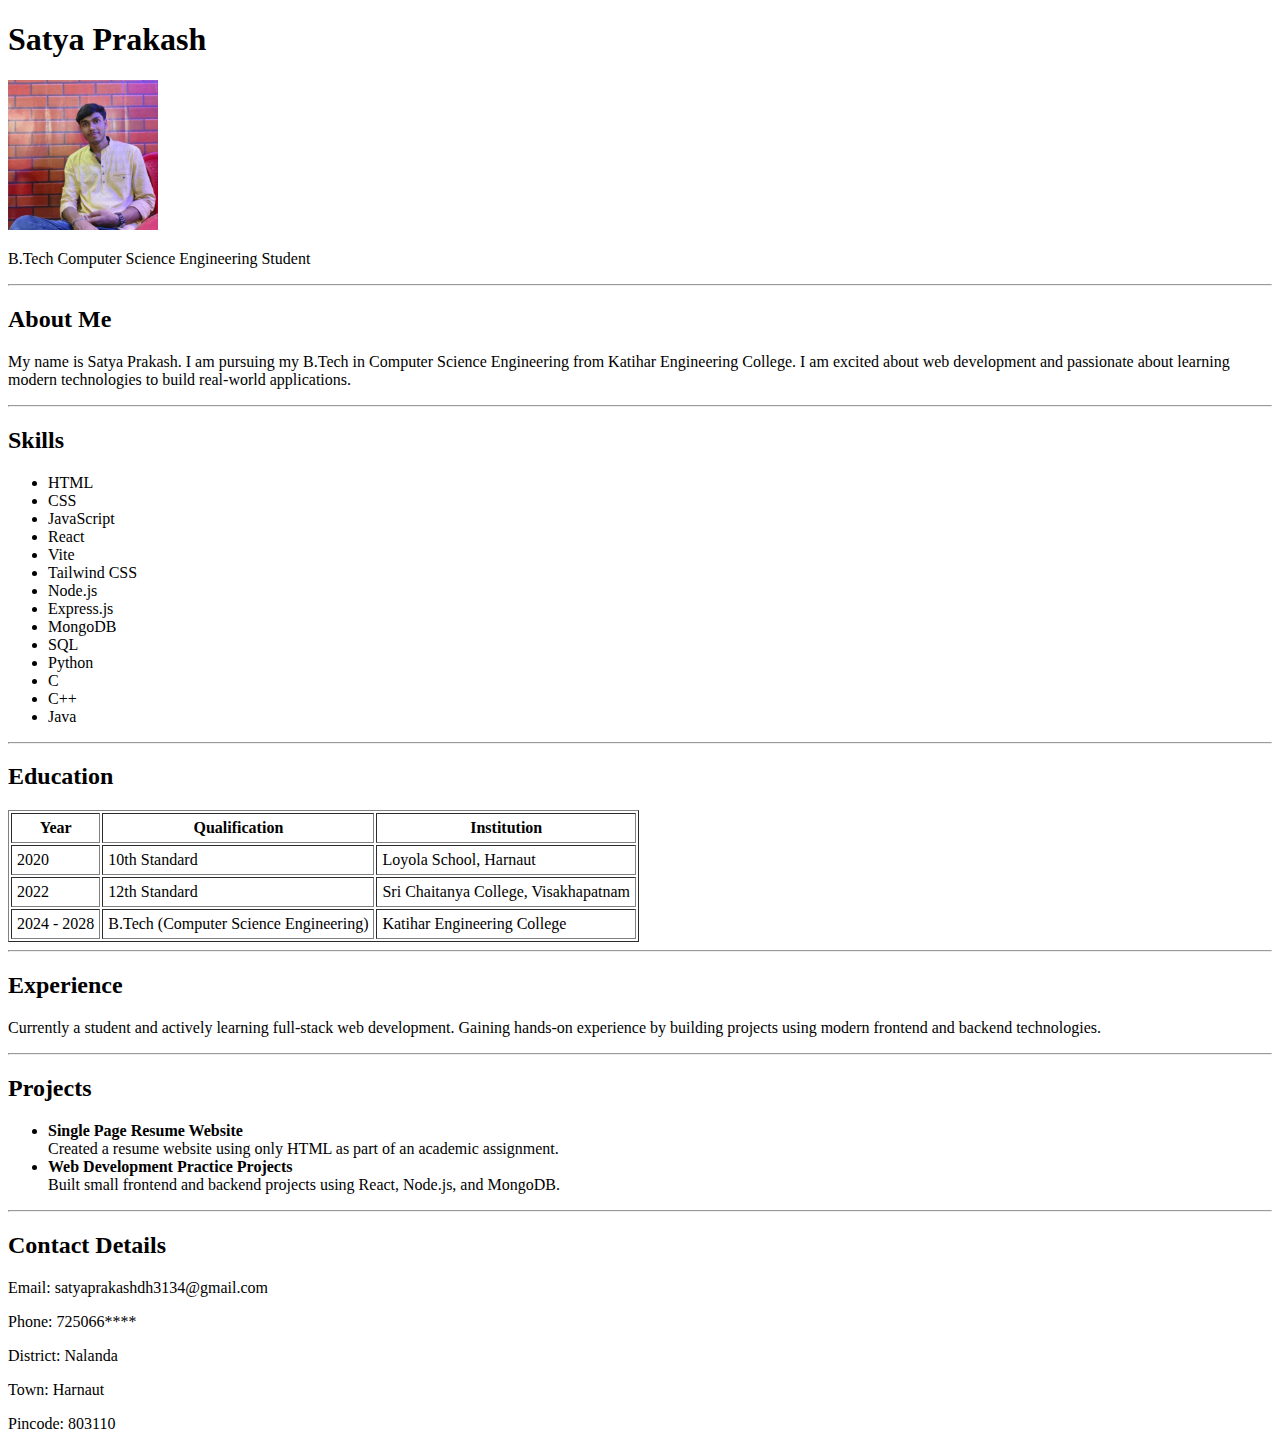
<file: Project-1/resume.html>
<!DOCTYPE html>
<html lang="en">

<head>
    <meta charset="UTF-8">
    <title>Satya Prakash - Resume</title>
</head>

<body>
    <header>
        <h1>Satya Prakash</h1>
        <img src="profile.jfif" alt="Profile Photo of Satya Prakash" width="150">
        <p>B.Tech Computer Science Engineering Student</p>
        <hr>
    </header>

    <!-- About Section -->
    <section>
        <h2>About Me</h2>
        <p>
            My name is Satya Prakash. I am pursuing my B.Tech in Computer Science
            Engineering from Katihar Engineering College. I am excited about web
            development and passionate about learning modern technologies to build
            real-world applications.
        </p>
        <hr>
    </section>

    <!-- Skills Section -->
    <section>
        <h2>Skills</h2>
        <ul>
            <li>HTML</li>
            <li>CSS</li>
            <li>JavaScript</li>
            <li>React</li>
            <li>Vite</li>
            <li>Tailwind CSS</li>
            <li>Node.js</li>
            <li>Express.js</li>
            <li>MongoDB</li>
            <li>SQL</li>
            <li>Python</li>
            <li>C</li>
            <li>C++</li>
            <li>Java</li>
        </ul>
        <hr>
    </section>

    <!-- Education Section -->
    <section>
        <h2>Education</h2>
        <table border="1" cellpadding="5">
            <tr>
                <th>Year</th>
                <th>Qualification</th>
                <th>Institution</th>
            </tr>
            <tr>
                <td>2020</td>
                <td>10th Standard</td>
                <td>Loyola School, Harnaut</td>
            </tr>
            <tr>
                <td>2022</td>
                <td>12th Standard</td>
                <td>Sri Chaitanya College, Visakhapatnam</td>
            </tr>
            <tr>
                <td>2024 - 2028</td>
                <td>B.Tech (Computer Science Engineering)</td>
                <td>Katihar Engineering College</td>
            </tr>
        </table>
        <hr>
    </section>

    <!-- Experience Section -->
    <section>
        <h2>Experience</h2>
        <p>
            Currently a student and actively learning full-stack web development.
            Gaining hands-on experience by building projects using modern
            frontend and backend technologies.
        </p>
        <hr>
    </section>

    <!-- Projects Section -->
    <section>
        <h2>Projects</h2>
        <ul>
            <li>
                <strong>Single Page Resume Website</strong><br>
                Created a resume website using only HTML as part of an academic assignment.
            </li>
            <li>
                <strong>Web Development Practice Projects</strong><br>
                Built small frontend and backend projects using React, Node.js, and MongoDB.
            </li>
        </ul>
        <hr>
    </section>

    <!-- Contact Section -->
    <section>
        <h2>Contact Details</h2>
        <p>Email: satyaprakashdh3134@gmail.com</p>
        <p>Phone: 725066****</p>
        <p>District: Nalanda</p>
        <p>Town: Harnaut</p>
        <p>Pincode: 803110</p>
    </section>

</body>

</html>
</file>
<file: Project-3/style.css>
* {
  margin: 0;
  padding: 0;
  box-sizing: border-box;
}

:root {
  --black: #14120b;
  --white: #edecec;
  --hover_btn_color: #edececde;
  --hover_text_color: #edececaf;
  --box_background: #1b1913;
  --box_background_hover: #1f1c18;
  --red_text_color: #ff5900e7;
  --red_text_hover_color: #ff5900b3;
}

body {
  background-color: var(--black);
  color: var(--white);
  font-family: "Segoe UI", Tahoma, Geneva, Verdana, sans-serif;
  /* font-family: 'Inter', system-ui, -apple-system, BlinkMacSystemFont, 'Segoe UI', sans-serif; */
}

header nav {
  position: fixed;
  top: 0;
  left: 0;
  width: 100%;
  background-color: var(--black);
  z-index: 99;
}

header nav div.nav_bar {
  /* border: 2px solid red; */
  display: flex;
  justify-content: space-between;
  align-items: center;
  margin: 0px 30px;
  padding: 8px 5px;
}

header nav div.nav_bar div.left_nav_side img {
  width: 105px;
  cursor: pointer;
}

header nav div.nav_bar div.mid_nav_side > ul {
  list-style-type: none;
  display: flex;
  justify-content: space-around;
  align-items: center;
  gap: 28px;
  font-size: 14px;
  font-weight: 400;
  padding-left: 30px;
  cursor: pointer;
}

header nav div.nav_bar div.mid_nav_side > ul > li:nth-child(4) > .boxes {
  position: absolute;
  top: 35px;
  z-index: 0;
  display: grid;
  grid-template-columns: repeat(2, 1fr);
  gap: 60px;
  padding: 20px;
  background-color: #1d1c16;
  border-radius: 5px;
  visibility: hidden;
}

header nav div.nav_bar div.mid_nav_side > ul > li:nth-child(4):hover > .boxes {
  visibility: visible;
}

header
  nav
  div.nav_bar
  div.mid_nav_side
  > ul
  > li:nth-child(4)
  > .boxes
  > .common_box
  > ul {
  display: flex;
  flex-direction: column;
  align-items: flex-start;
  list-style-type: none;
  /* border: 1px solid red; */
}

header
  nav
  div.nav_bar
  div.mid_nav_side
  > ul
  li:nth-child(4)
  > .boxes
  > .common_box
  > ul
  li {
  color: var(--white);
  padding: 3px 0px;
  font-size: 13px;
}

header
  nav
  div.nav_bar
  div.mid_nav_side
  > ul
  li:nth-child(4)
  > .boxes
  > .common_box
  > ul
  li:hover {
  color: var(--hover_text_color);
}

header nav div.nav_bar div.mid_nav_side > ul li:hover {
  color: var(--hover_text_color);
}

header nav div.nav_bar div.right_nav_side {
  margin-right: 20px;
  cursor: default;
}

header nav div.nav_bar div.right_nav_side button.sign_in {
  background-color: var(--black);
  color: var(--white);
  padding: 4px 10px;
  outline: none;
  border: 0.1px solid #8080805c;
  border-radius: 15px;
  font-size: 13px;
  margin-right: 4px;
  cursor: pointer;
}

header nav div.nav_bar div.right_nav_side button.sign_in:hover{
  background-color: var(--box_background_hover);
}

header nav div.nav_bar div.right_nav_side button.download {
  background-color: var(--white);
  color: var(--black);
  padding: 4px 10px;
  outline: none;
  border: 0.1px solid #8080805c;
  border-radius: 15px;
  font-size: 13px;
  cursor: pointer;
}

header nav div.nav_bar div.right_nav_side button.download:hover {
  background-color: var(--hover_btn_color);
}

header div.hero_section {
  /* border: 2px solid red; */
  margin-top: 150px;
  padding: 0px 45px;
}

header div.hero_section .heading h2 {
  font-weight: 450;
  line-height: 28px;
}

header div.hero_section .heading button {
  background-color: var(--white);
  color: var(--black);
  padding: 10px 17px;
  outline: none;
  border: 0.1px solid #8080805c;
  border-radius: 25px;
  font-size: 16px;
  margin-top: 20px;
  cursor: pointer;
}

header div.hero_section .heading button:hover {
  background-color: var(--hover_btn_color);
}

header div.hero_section .product img {
  width: 100%;
  border-radius: 5px;
  cursor: pointer;
}

header div.hero_section .product {
  margin-top: 60px;
}

main .company_logos {
  padding: 0px 45px;
  margin: 55px 0px;
}

main .company_logos p {
  text-align: center;
  font-size: 14px;
}

main .company_logos .logos {
  display: flex;
  justify-content: space-between;
  margin-top: 25px;
  gap: 5px;
  flex-wrap: wrap;
}

main .company_logos .logos .logo {
  background-color: var(--box_background);
  padding: 3px 35px;
  border-radius: 5px;
}

main .company_logos .logos .logo svg {
  width: 60px;
}

main .company_logos .logos .logo_s svg {
  width: 80px;
}

main .featured_section {
  padding: 0px 45px;
}
main .featured_section .featured_box {
  margin-top: 90px;
  background-color: var(--box_background);
  display: flex;
  flex-wrap: wrap;
  align-items: center;
  padding: 20px;
  gap: 75px;
  cursor: pointer;
  border-radius: 5px;
}

main .featured_section .featured_box:hover {
  background-color: var(--box_background_hover);
}

main .featured_section .featured_box_2 {
  flex-direction: row-reverse;
}

main .featured_section .featured_box .left h3 {
  font-weight: 400;
}

main .featured_section .featured_box .left h3.disc {
  color: var(--hover_text_color);
  /* font-size:larger; */
}

main .featured_section .featured_box .left p {
  color: var(--red_text_color);
  margin-top: 15px;
}

main .featured_section .featured_box .left p:hover {
  color: var(--red_text_hover_color);
}

main .featured_section .featured_box .right img {
  width: 760px;
}

main .featured_section .featured_box_3 .right img {
  width: 735px;
}

main .featured_card {
  padding: 0px 45px;
  /* border: 2px solid red; */
  margin-top: 8rem;
}

main .featured_card h1 {
  text-align: center;
  font-weight: 400;
}

main .featured_card .cards {
  display: grid;
  grid-template-columns: repeat(3, 1fr);
  gap: 8px;
  margin-top: 50px;
}

main .featured_card .cards .card {
  background-color: var(--box_background);
  padding: 15px;
  display: flex;
  flex-direction: column;
  justify-content: space-between;
  font-size: 15px;
  border-radius: 5px;
}

main .featured_card .cards .card .discription {
  margin-bottom: 58px;
}

main .featured_card .cards .card .about_workshops {
  align-self: flex-start;
  display: flex;
  gap: 10px;
}

main .featured_card .cards .card .about_workshops p {
  font-size: 13px;
}

main .featured_card .cards .card .about_workshops p.designation {
  color: var(--hover_text_color);
}

main .featured_card .cards .card .about_workshops img {
  width: 35px;
  height: 35px;
  border-radius: 5px;
}

main .stories {
  padding: 0px 45px;
  margin-top: 8rem;
}

main .stories h2 {
  /* text-align: center; */
  margin-bottom: 20px;
  font-weight: 400;
}

main .stories .stories_cards {
  display: grid;
  grid-template-columns: repeat(3, 1fr);
  gap: 8px;
}

main .stories .stories_cards .card {
  padding: 15px;
  background-color: var(--box_background);
  cursor: pointer;
}

main .stories .stories_cards .card .disc {
  color: var(--hover_text_color);
}

main .stories .stories_cards .card .link {
  color: var(--red_text_color);
  margin: 10px 0px;
}

main .stories .stories_cards .card .link:hover {
  color: var(--red_text_hover_color);
}

main .stories .stories_cards .card:hover {
  background-color: var(--box_background_hover);
}

main .stories .stories_cards .card img {
  width: 100%;
  margin-top: 15px;
}

main .changelog {
  padding: 0px 45px;
  margin-top: 9rem;
}

main .changelog h2 {
  margin-bottom: 20px;
  font-weight: 400;
}

main .changelog .boxes {
  display: grid;
  grid-template-columns: repeat(4, 1fr);
  gap: 8px;
}

main .changelog .boxes .box {
  background-color: var(--box_background);
  padding: 15px 20px;
  cursor: pointer;
}

main .changelog .boxes .box:hover {
  background-color: var(--box_background_hover);
}

main .changelog .boxes .box .rating,
main .changelog .boxes .box .date {
  color: var(--hover_text_color);
}

main .changelog .boxes .box .rating {
  border: 1px solid gray;
  border-radius: 15px;
  padding: 0px 8px;
  text-align: center;
  font-size: 15px;
  margin-right: 10px;
}

main .changelog .boxes .box .disc {
  margin-top: 14px;
}

main .changelog .link {
  color: var(--red_text_color);
  margin-top: 20px;
  cursor: pointer;
}

main .changelog .link:hover {
  color: var(--red_text_hover_color);
}

main .team_section {
  padding: 0px 45px;
  margin-top: 9rem;
}

main .team_section h1 {
  font-weight: 500;
}

main .team_section button {
  background-color: var(--white);
  color: var(--black);
  padding: 9px 16px;
  outline: none;
  border: 0.1px solid #8080805c;
  border-radius: 20px;
  font-size: 16px;
  cursor: pointer;
  margin-top: 20px;
}

main .team_section img {
  width: 100%;
  margin-top: 50px;
  border-radius: 6px;
  cursor: pointer;
}

main .posts {
  background-color: var(--box_background);
  padding: 80px 45px;
  margin-top: 8rem;
  display: flex;
  gap: 10rem;
  position: relative;
}

main .posts .text {
  position: sticky;
  top: 60px;
  align-self: flex-start;
}

main .posts .boxes {
  display: flex;
  flex-direction: column;
  gap: 20px;
}

main .posts .boxes .box {
  background-color: #201e18;
  padding: 20px;
  width: 90%;
  border-radius: 5px;
  cursor: pointer;
}

main .posts .boxes .box:hover {
  background-color: #24221b;
}

main .posts .boxes .box .light_theme {
  color: var(--hover_text_color);
}

main .posts .boxes .box p.light_theme {
  margin-bottom: 25px;
}

main .posts .boxes .link {
  color: var(--red_text_color);
  cursor: pointer;
}

main .posts .boxes .link:hover {
  color: var(--red_text_hover_color);
}

main .final_cta {
  text-align: center;
  margin: 100px 0px;
}

main .final_cta h1 {
  font-size: 60px;
  font-weight: 500;
}

main .final_cta button {
  background-color: var(--white);
  color: var(--black);
  padding: 10px 16px;
  outline: none;
  border: 0.1px solid #8080805c;
  border-radius: 20px;
  font-size: 16px;
  cursor: pointer;
  margin-top: 20px;
}

main .final_cta button:hover {
  background-color: var(--hover_btn_color);
}

footer {
  background-color: var(--box_background);
  padding: 50px 45px;
  padding-bottom: 0px;
  margin-top: 8rem;
}

footer .multicolumn_links {
  display: grid;
  grid-template-columns: repeat(5, 1fr);
  gap: 20px;
  margin-bottom: 85px;
}

footer .multicolumn_links .links_box ul {
  list-style-type: none;
  cursor: pointer;
}

footer .multicolumn_links .links_box ul li {
  margin-top: 10px;
  font-size: 13px;
}

footer .multicolumn_links .links_box ul li:hover {
  color: var(--hover_btn_color);
}

footer .multicolumn_links .links_box ul li:nth-child(1) {
  color: var(--hover_text_color);
}

footer .bottom_page {
  display: flex;
  justify-content: space-between;
  align-items: flex-end;
  padding-bottom: 30px;
}

footer .bottom_page .copyright span {
  color: var(--hover_text_color);
  margin-right: 10px;
  font-size: 14px;
}

footer .bottom_page .copyright span:nth-child(2):hover {
  cursor: pointer;
  color: var(--white);
}

footer .bottom_page .right {
  display: flex;
  gap: 15px;
  align-items: flex-end;
  justify-content: center;
  margin-right: 5px;
  position: relative;
}

footer .bottom_page .right .theme_mode {
  background-color: #25231c;
  /* padding: 0px 10px; */
  border-radius: 5rem;
  display: flex;
  align-items: center;
  justify-content: center;
  width: 100px;
  height: 28px;
}

footer .bottom_page .right .theme_mode span {
  padding: 0px 6px;
  cursor: pointer;
  color: var(--hover_text_color);
}

footer .bottom_page .right .theme_mode span:hover {
  color: var(--white);
}

footer .bottom_page .right .theme_mode span:nth-child(1) {
  font-size: 17px;
  background-color: #3b382d;
  border-radius: 20px;
  padding: 1px 6px;
  color: var(--white);
}

footer .bottom_page .right .language .select {
  background-color: #25231c;
  outline: none;
  border: none;
  padding: 4px 10px;
  border-radius: 20px;
  color: var(--white);
  font-size: 13px;
  cursor: pointer;
  display: flex;
  align-items: center;
}

footer .bottom_page .right .language .select:hover {
  background-color: #292720;
}

footer .bottom_page .right .language .options {
  visibility: hidden;
  background-color: #25231c;
  font-size: 13px;
  /* padding-right: 50px; */
  border-radius: 8px;
  position: absolute;
  right: 0px;
  bottom: 36px;
  cursor: pointer;
  width: 140px;
  padding: 8px 0px;
}

footer .bottom_page .right .language .options .option {
  padding: 5px 12px;
}

footer .bottom_page .right .language .options .option:nth-child(1) {
  display: flex;
  justify-content: space-between;
}

footer .bottom_page .right .language .options .option:hover {
  color: var(--hover_text_color);
}

footer .bottom_page .right .language:focus-within .options {
  visibility: visible;
}
</file>
